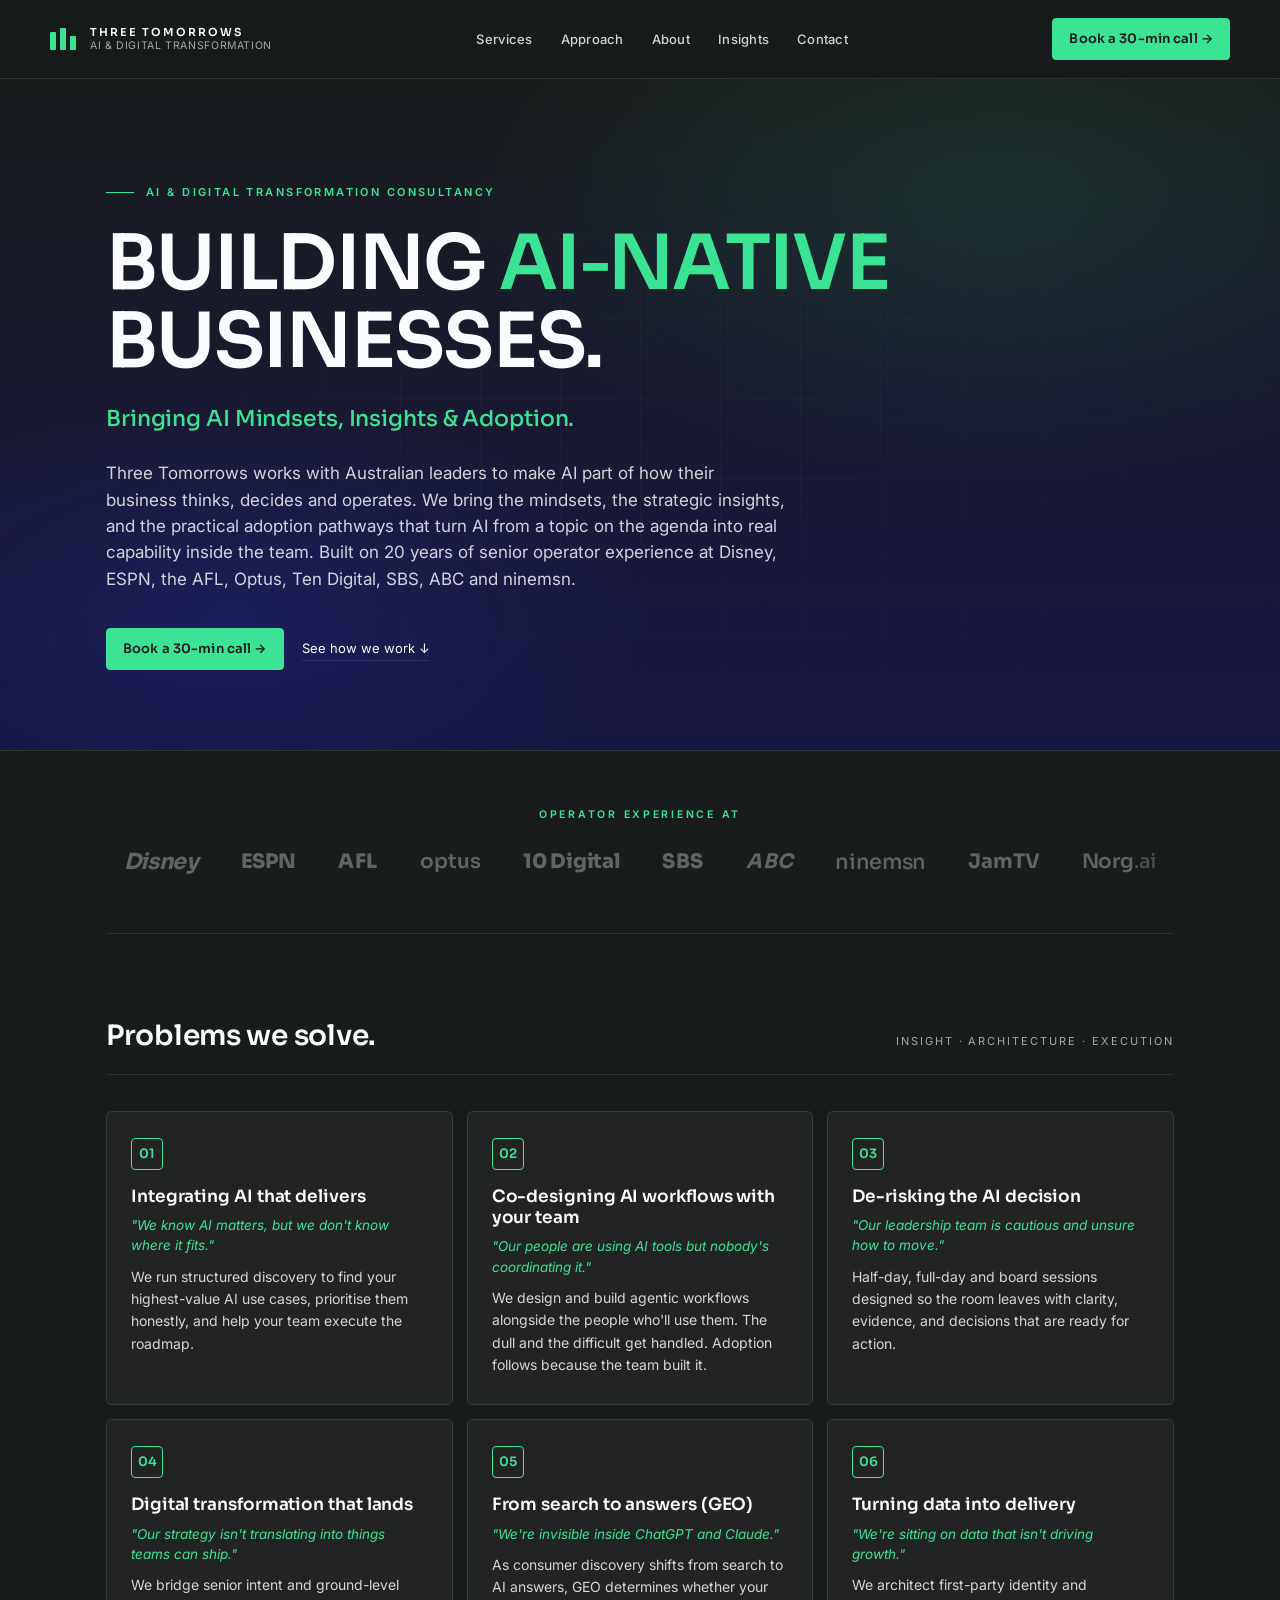
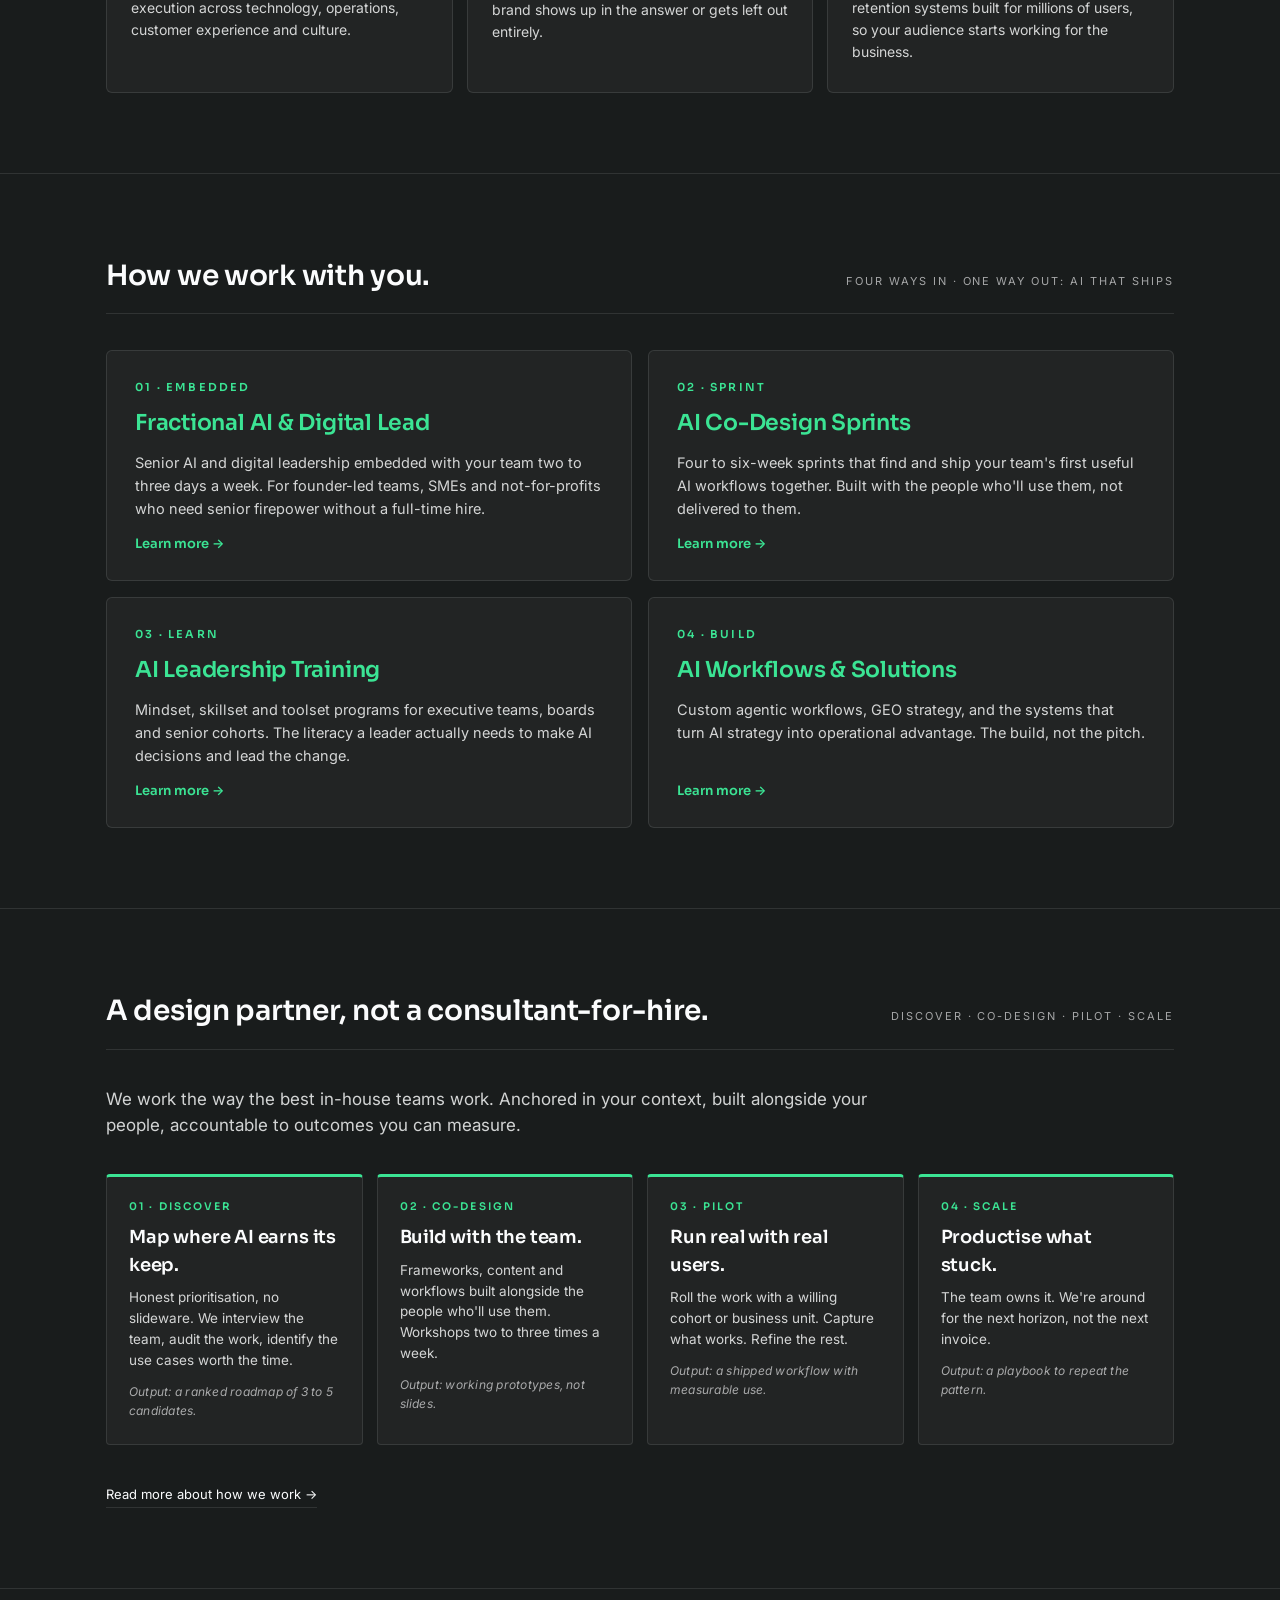
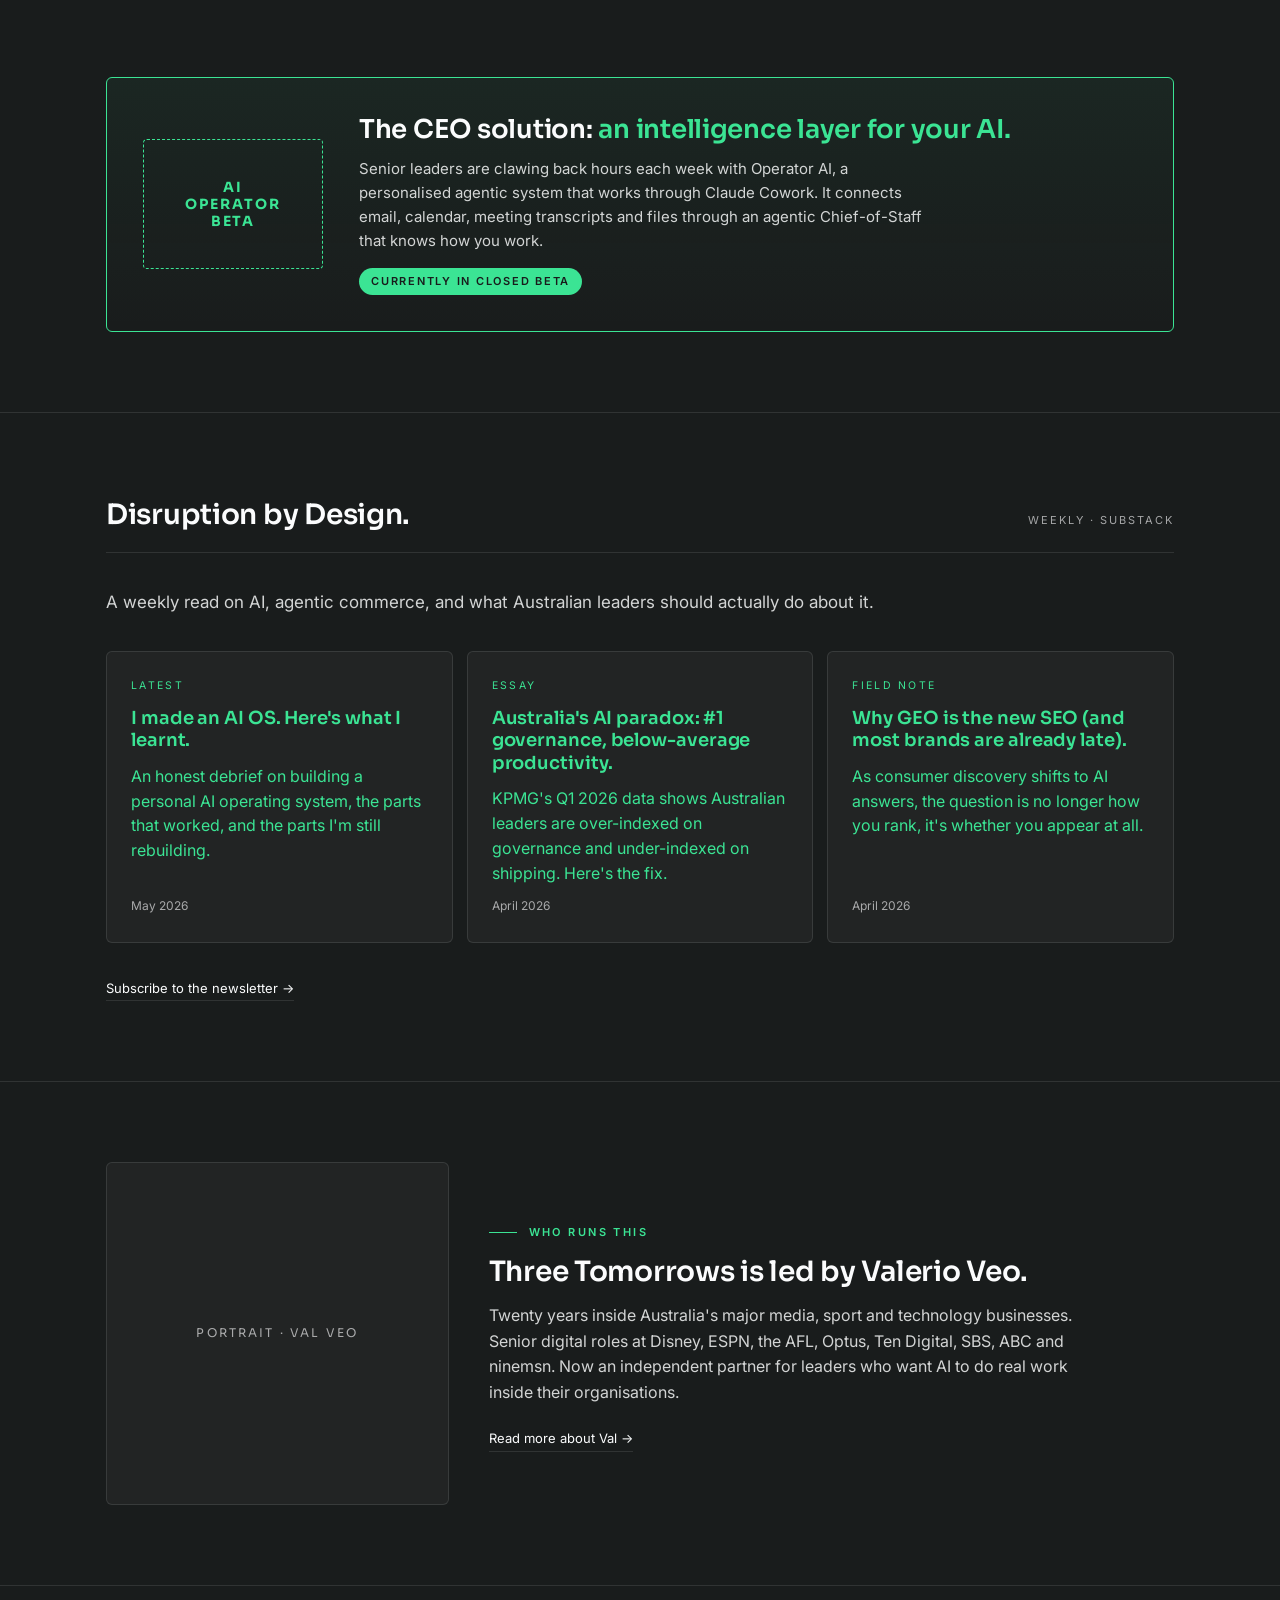
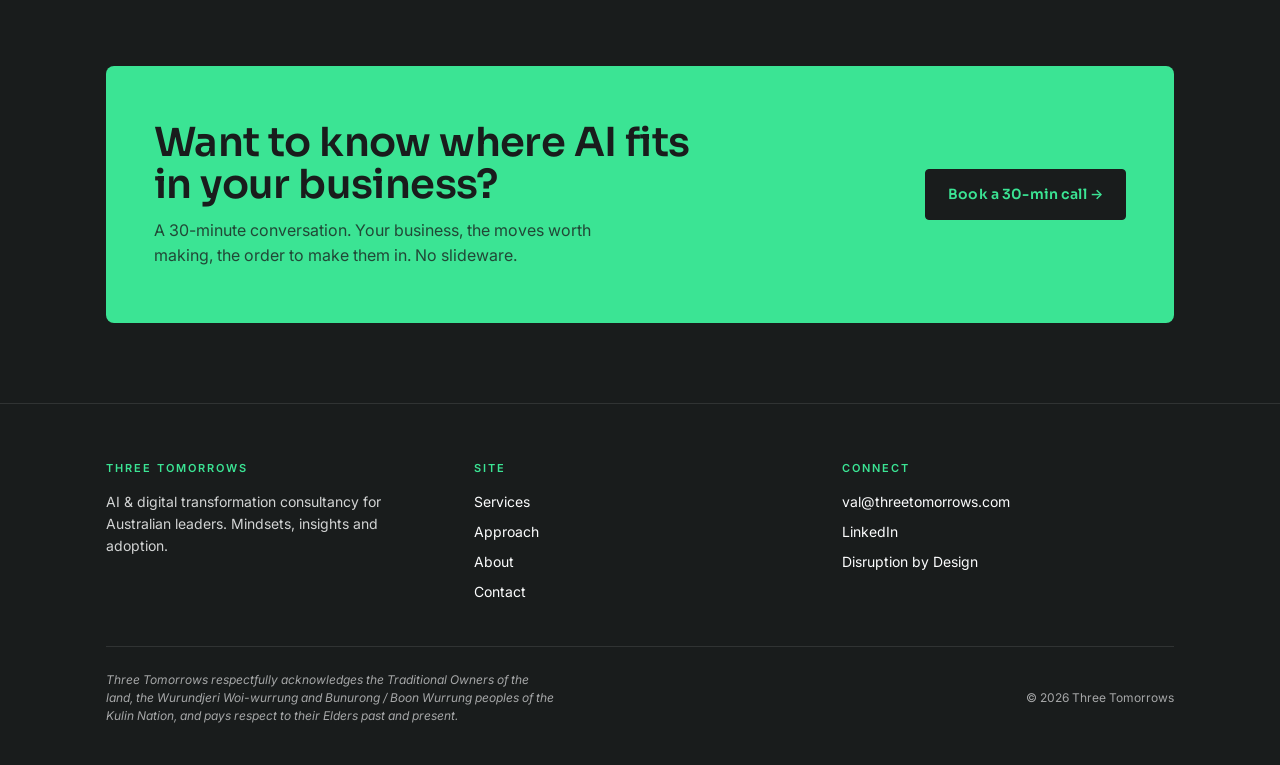
<file: index.html>
<!doctype html>
<html lang="en-AU">
<head>
<meta charset="utf-8">
<meta name="viewport" content="width=device-width,initial-scale=1">
<title>Three Tomorrows · Building AI-Native Businesses</title>
<meta name="description" content="Three Tomorrows is an AI and digital transformation consultancy for Australian leaders. Mindsets, insights and adoption. Built on 20 years of senior operator experience.">
<link rel="preconnect" href="https://fonts.googleapis.com">
<link rel="preconnect" href="https://fonts.gstatic.com" crossorigin>
<link href="https://fonts.googleapis.com/css2?family=Sora:wght@400;500;600;700&family=Inter:wght@400;500;600;700&display=swap" rel="stylesheet">
<link rel="stylesheet" href="styles.css">
</head>
<body>

<!-- ============== TOP NAV ============== -->
<header class="topbar">
  <div class="wrap topbar-inner">
    <a href="index.html" class="brand" aria-label="Three Tomorrows home">
      <span class="brandmark"><span></span><span></span><span></span></span>
      <span class="brand-words">
        <span class="wordmark">Three Tomorrows</span>
        <span class="sub">AI &amp; Digital Transformation</span>
      </span>
    </a>
    <nav class="nav" aria-label="Primary">
      <a href="services/index.html" class="nav-link">Services</a>
      <a href="approach.html" class="nav-link">Approach</a>
      <a href="about.html" class="nav-link">About</a>
      <a href="#insights" class="nav-link">Insights</a>
      <a href="contact.html" class="nav-link">Contact</a>
    </nav>
    <a href="contact.html" class="cta-btn">Book a 30-min call →</a>
  </div>
</header>

<!-- ============== HERO ============== -->
<section class="hero">
  <div class="wrap hero-inner">
    <div class="kicker">AI &amp; Digital Transformation Consultancy</div>
    <h1 class="hero-h1">Building <em>AI&#8209;Native</em><br>Businesses.</h1>
    <p class="hero-sub">Bringing AI Mindsets, Insights &amp; Adoption.</p>
    <p class="hero-lede">Three Tomorrows works with Australian leaders to make AI part of how their business thinks, decides and operates. We bring the mindsets, the strategic insights, and the practical adoption pathways that turn AI from a topic on the agenda into real capability inside the team. Built on 20 years of senior operator experience at Disney, ESPN, the AFL, Optus, Ten Digital, SBS, ABC and ninemsn.</p>
    <div class="hero-cta">
      <a href="contact.html" class="cta-btn">Book a 30-min call →</a>
      <a href="#approach" class="text-link">See how we work ↓</a>
    </div>
  </div>
</section>

<!-- ============== LOGO STRIP ============== -->
<section>
  <div class="wrap">
    <div class="logo-strip" aria-label="Where Three Tomorrows has operated">
      <div class="logo-strip-label">Operator experience at</div>
      <div class="logo-strip-row">
        <span class="brand-logo logo-disney">Disney</span>
        <span class="brand-logo logo-espn">ESPN</span>
        <span class="brand-logo logo-afl">AFL</span>
        <span class="brand-logo logo-optus">optus</span>
        <span class="brand-logo logo-ten">10 Digital</span>
        <span class="brand-logo logo-sbs">SBS</span>
        <span class="brand-logo logo-abc">ABC</span>
        <span class="brand-logo logo-ninemsn">ninemsn</span>
        <span class="brand-logo logo-jamtv">JamTV</span>
        <span class="brand-logo logo-norg">Norg<span class="logo-tld">.ai</span></span>
      </div>
    </div>
  </div>
</section>

<!-- ============== PROBLEMS WE SOLVE ============== -->
<section class="section" id="problems">
  <div class="wrap">
    <div class="section-heading">
      <h2>Problems we solve.</h2>
      <div class="note">Insight · Architecture · Execution</div>
    </div>
    <div class="tiles">
      <div class="tile">
        <div class="icon">01</div>
        <h3>Integrating AI that delivers</h3>
        <p class="quote">"We know AI matters, but we don't know where it fits."</p>
        <p>We run structured discovery to find your highest-value AI use cases, prioritise them honestly, and help your team execute the roadmap.</p>
      </div>
      <div class="tile">
        <div class="icon">02</div>
        <h3>Co-designing AI workflows with your team</h3>
        <p class="quote">"Our people are using AI tools but nobody's coordinating it."</p>
        <p>We design and build agentic workflows alongside the people who'll use them. The dull and the difficult get handled. Adoption follows because the team built it.</p>
      </div>
      <div class="tile">
        <div class="icon">03</div>
        <h3>De-risking the AI decision</h3>
        <p class="quote">"Our leadership team is cautious and unsure how to move."</p>
        <p>Half-day, full-day and board sessions designed so the room leaves with clarity, evidence, and decisions that are ready for action.</p>
      </div>
      <div class="tile">
        <div class="icon">04</div>
        <h3>Digital transformation that lands</h3>
        <p class="quote">"Our strategy isn't translating into things teams can ship."</p>
        <p>We bridge senior intent and ground-level execution across technology, operations, customer experience and culture.</p>
      </div>
      <div class="tile">
        <div class="icon">05</div>
        <h3>From search to answers (GEO)</h3>
        <p class="quote">"We're invisible inside ChatGPT and Claude."</p>
        <p>As consumer discovery shifts from search to AI answers, GEO determines whether your brand shows up in the answer or gets left out entirely.</p>
      </div>
      <div class="tile">
        <div class="icon">06</div>
        <h3>Turning data into delivery</h3>
        <p class="quote">"We're sitting on data that isn't driving growth."</p>
        <p>We architect first-party identity and retention systems built for millions of users, so your audience starts working for the business.</p>
      </div>
    </div>
  </div>
</section>

<!-- ============== FOUR SERVICES ============== -->
<section class="section" id="services">
  <div class="wrap">
    <div class="section-heading">
      <h2>How we work with you.</h2>
      <div class="note">Four ways in · One way out: AI that ships</div>
    </div>
    <div class="services-grid">
      <a href="services/fractional.html" class="svc-card">
        <span class="num">01 · Embedded</span>
        <h3>Fractional AI &amp; Digital Lead</h3>
        <p>Senior AI and digital leadership embedded with your team two to three days a week. For founder-led teams, SMEs and not-for-profits who need senior firepower without a full-time hire.</p>
        <span class="more">Learn more →</span>
      </a>
      <a href="services/co-design.html" class="svc-card">
        <span class="num">02 · Sprint</span>
        <h3>AI Co-Design Sprints</h3>
        <p>Four to six-week sprints that find and ship your team's first useful AI workflows together. Built with the people who'll use them, not delivered to them.</p>
        <span class="more">Learn more →</span>
      </a>
      <a href="services/training.html" class="svc-card">
        <span class="num">03 · Learn</span>
        <h3>AI Leadership Training</h3>
        <p>Mindset, skillset and toolset programs for executive teams, boards and senior cohorts. The literacy a leader actually needs to make AI decisions and lead the change.</p>
        <span class="more">Learn more →</span>
      </a>
      <a href="services/workflows.html" class="svc-card">
        <span class="num">04 · Build</span>
        <h3>AI Workflows &amp; Solutions</h3>
        <p>Custom agentic workflows, GEO strategy, and the systems that turn AI strategy into operational advantage. The build, not the pitch.</p>
        <span class="more">Learn more →</span>
      </a>
    </div>
  </div>
</section>

<!-- ============== APPROACH ============== -->
<section class="section" id="approach">
  <div class="wrap">
    <div class="section-heading">
      <h2>A design partner, not a consultant-for-hire.</h2>
      <div class="note">Discover · Co-Design · Pilot · Scale</div>
    </div>
    <p class="section-lede">We work the way the best in-house teams work. Anchored in your context, built alongside your people, accountable to outcomes you can measure.</p>
    <div class="approach-steps">
      <div class="step">
        <div class="stepnum">01 · Discover</div>
        <h4>Map where AI earns its keep.</h4>
        <p>Honest prioritisation, no slideware. We interview the team, audit the work, identify the use cases worth the time.</p>
        <div class="out">Output: a ranked roadmap of 3 to 5 candidates.</div>
      </div>
      <div class="step">
        <div class="stepnum">02 · Co-Design</div>
        <h4>Build with the team.</h4>
        <p>Frameworks, content and workflows built alongside the people who'll use them. Workshops two to three times a week.</p>
        <div class="out">Output: working prototypes, not slides.</div>
      </div>
      <div class="step">
        <div class="stepnum">03 · Pilot</div>
        <h4>Run real with real users.</h4>
        <p>Roll the work with a willing cohort or business unit. Capture what works. Refine the rest.</p>
        <div class="out">Output: a shipped workflow with measurable use.</div>
      </div>
      <div class="step">
        <div class="stepnum">04 · Scale</div>
        <h4>Productise what stuck.</h4>
        <p>The team owns it. We're around for the next horizon, not the next invoice.</p>
        <div class="out">Output: a playbook to repeat the pattern.</div>
      </div>
    </div>
    <p style="margin-top:36px;"><a href="approach.html" class="text-link">Read more about how we work →</a></p>
  </div>
</section>

<!-- ============== AI OPERATOR ============== -->
<section class="section">
  <div class="wrap">
    <div class="operator">
      <div class="badge">AI<br>Operator<br>Beta</div>
      <div>
        <h3>The CEO solution: <em>an intelligence layer for your AI.</em></h3>
        <p>Senior leaders are clawing back hours each week with Operator AI, a personalised agentic system that works through Claude Cowork. It connects email, calendar, meeting transcripts and files through an agentic Chief-of-Staff that knows how you work.</p>
        <span class="pill">Currently in closed beta</span>
      </div>
    </div>
  </div>
</section>

<!-- ============== INSIGHTS ============== -->
<section class="section" id="insights">
  <div class="wrap">
    <div class="section-heading">
      <h2>Disruption by Design.</h2>
      <div class="note">Weekly · Substack</div>
    </div>
    <p class="section-lede">A weekly read on AI, agentic commerce, and what Australian leaders should actually do about it.</p>
    <div class="insights">
      <a href="#" class="insight">
        <span class="kicker-sm">Latest</span>
        <h4>I made an AI OS. Here's what I learnt.</h4>
        <p>An honest debrief on building a personal AI operating system, the parts that worked, and the parts I'm still rebuilding.</p>
        <span class="date">May 2026</span>
      </a>
      <a href="#" class="insight">
        <span class="kicker-sm">Essay</span>
        <h4>Australia's AI paradox: #1 governance, below-average productivity.</h4>
        <p>KPMG's Q1 2026 data shows Australian leaders are over-indexed on governance and under-indexed on shipping. Here's the fix.</p>
        <span class="date">April 2026</span>
      </a>
      <a href="#" class="insight">
        <span class="kicker-sm">Field note</span>
        <h4>Why GEO is the new SEO (and most brands are already late).</h4>
        <p>As consumer discovery shifts to AI answers, the question is no longer how you rank, it's whether you appear at all.</p>
        <span class="date">April 2026</span>
      </a>
    </div>
    <p style="margin-top:32px;"><a href="#" class="text-link">Subscribe to the newsletter →</a></p>
  </div>
</section>

<!-- ============== ABOUT-VAL BAND ============== -->
<section class="section">
  <div class="wrap">
    <div class="about-band">
      <div class="about-photo" aria-hidden="true">Portrait · Val Veo</div>
      <div>
        <div class="kicker" style="margin-bottom:14px;">Who runs this</div>
        <h3>Three Tomorrows is led by Valerio Veo.</h3>
        <p>Twenty years inside Australia's major media, sport and technology businesses. Senior digital roles at Disney, ESPN, the AFL, Optus, Ten Digital, SBS, ABC and ninemsn. Now an independent partner for leaders who want AI to do real work inside their organisations.</p>
        <a href="about.html" class="text-link">Read more about Val →</a>
      </div>
    </div>
  </div>
</section>

<!-- ============== CTA PANEL ============== -->
<section class="section" style="border-bottom:none;">
  <div class="wrap">
    <div class="cta-panel">
      <div>
        <h3>Want to know where AI fits in your business?</h3>
        <p>A 30-minute conversation. Your business, the moves worth making, the order to make them in. No slideware.</p>
      </div>
      <div class="btn-row">
        <a href="contact.html" class="cta-btn">Book a 30-min call →</a>
      </div>
    </div>
  </div>
</section>

<!-- ============== FOOTER ============== -->
<footer>
  <div class="wrap">
    <div class="footer-grid">
      <div>
        <h4>Three Tomorrows</h4>
        <p style="color:var(--soft);font-size:14px;line-height:1.55;">AI &amp; digital transformation consultancy for Australian leaders. Mindsets, insights and adoption.</p>
      </div>
      <div>
        <h4>Site</h4>
        <ul>
          <li><a href="services/index.html">Services</a></li>
          <li><a href="approach.html">Approach</a></li>
          <li><a href="about.html">About</a></li>
          <li><a href="contact.html">Contact</a></li>
        </ul>
      </div>
      <div>
        <h4>Connect</h4>
        <ul>
          <li><a href="mailto:val@threetomorrows.com">val@threetomorrows.com</a></li>
          <li><a href="https://www.linkedin.com/in/valerioveo" target="_blank" rel="noopener">LinkedIn</a></li>
          <li><a href="#" target="_blank" rel="noopener">Disruption by Design</a></li>
        </ul>
      </div>
    </div>
    <div class="footer-bottom">
      <div class="acknowledgement">Three Tomorrows respectfully acknowledges the Traditional Owners of the land, the Wurundjeri Woi-wurrung and Bunurong / Boon Wurrung peoples of the Kulin Nation, and pays respect to their Elders past and present.</div>
      <div>© 2026 Three Tomorrows</div>
    </div>
  </div>
</footer>

</body>
</html>
</file>
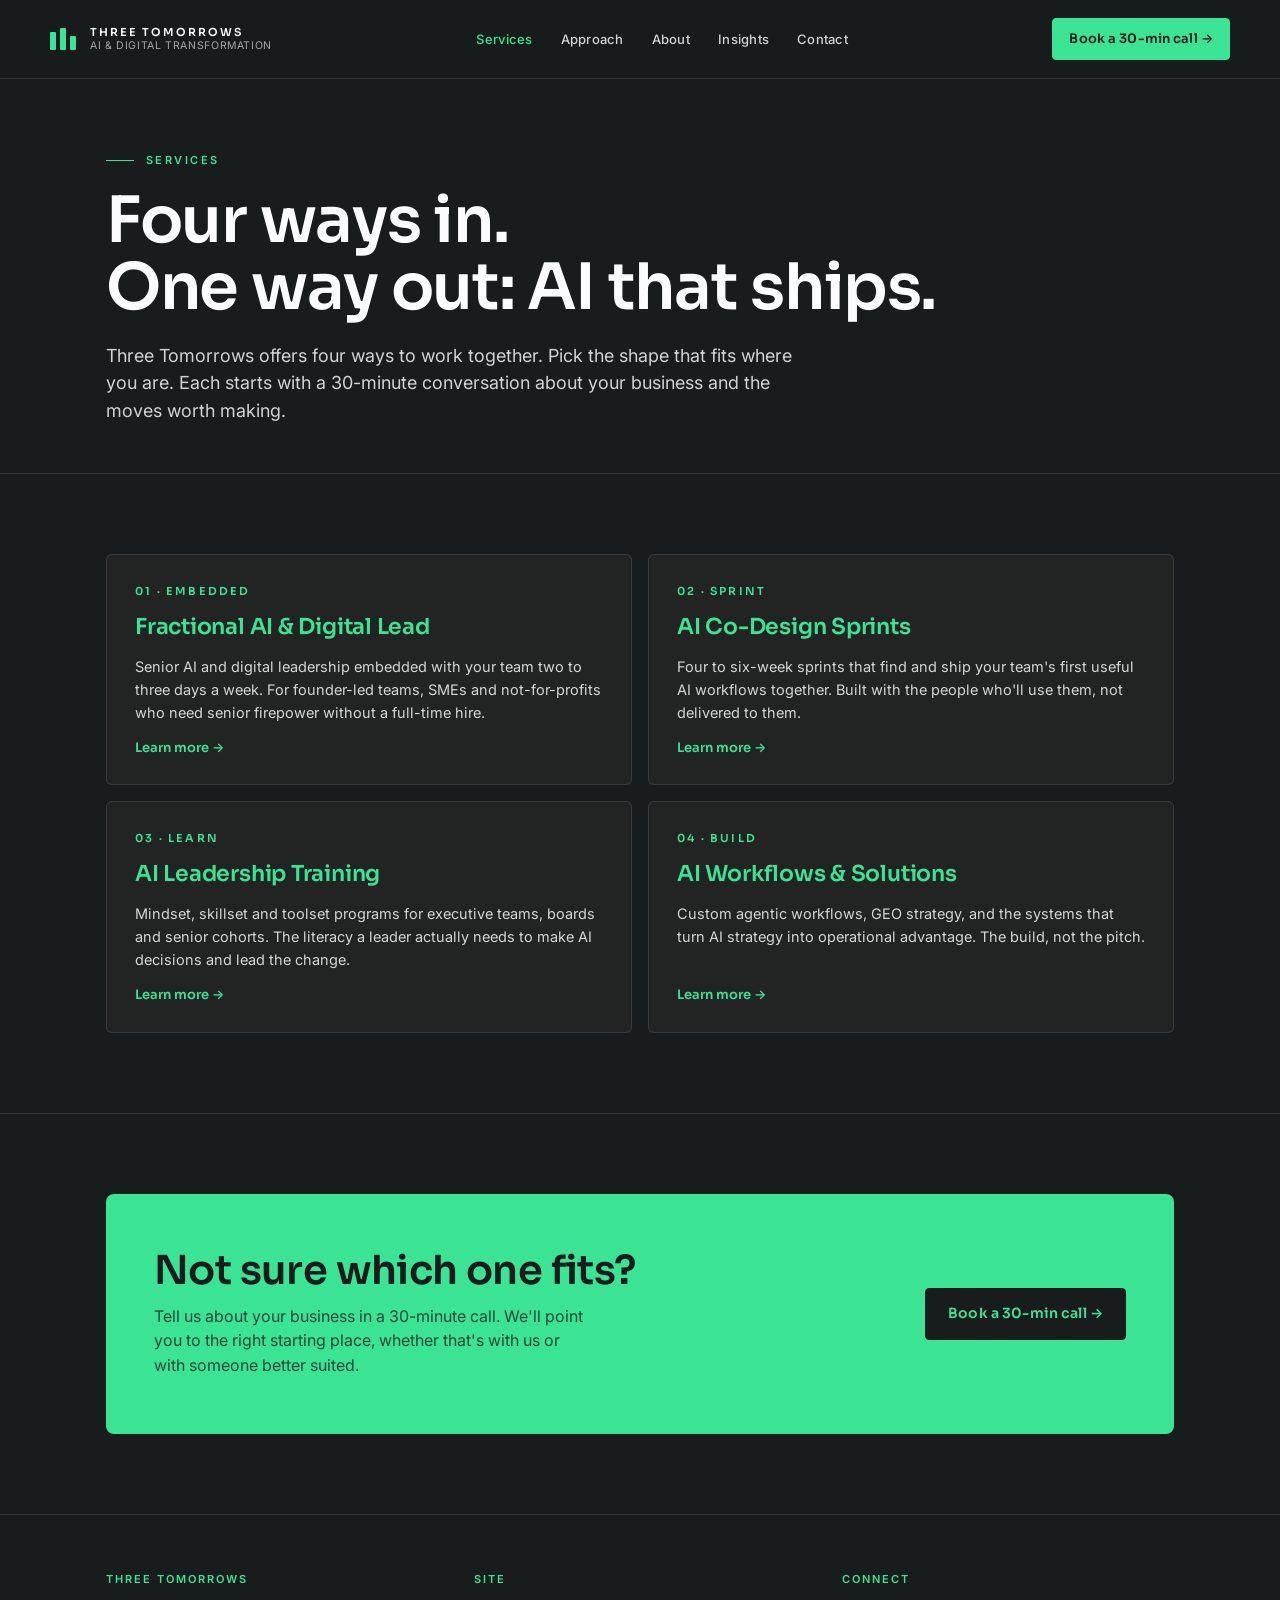
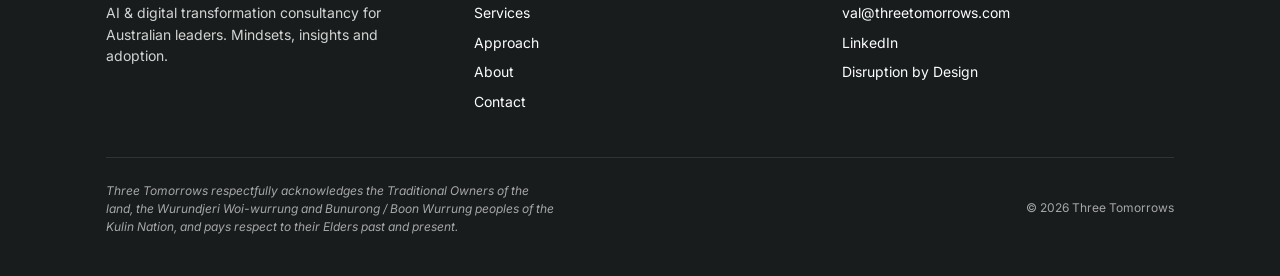
<file: services/index.html>
<!doctype html>
<html lang="en-AU">
<head>
<meta charset="utf-8">
<meta name="viewport" content="width=device-width,initial-scale=1">
<title>Services · Three Tomorrows</title>
<meta name="description" content="Four ways to work with Three Tomorrows: Fractional AI &amp; Digital Lead, AI Co-Design Sprints, AI Leadership Training, AI Workflows &amp; Solutions.">
<link rel="preconnect" href="https://fonts.googleapis.com">
<link rel="preconnect" href="https://fonts.gstatic.com" crossorigin>
<link href="https://fonts.googleapis.com/css2?family=Sora:wght@400;500;600;700&family=Inter:wght@400;500;600;700&display=swap" rel="stylesheet">
<link rel="stylesheet" href="../styles.css">
</head>
<body>

<header class="topbar">
  <div class="wrap topbar-inner">
    <a href="../index.html" class="brand" aria-label="Three Tomorrows home">
      <span class="brandmark"><span></span><span></span><span></span></span>
      <span class="brand-words">
        <span class="wordmark">Three Tomorrows</span>
        <span class="sub">AI &amp; Digital Transformation</span>
      </span>
    </a>
    <nav class="nav" aria-label="Primary">
      <a href="index.html" class="nav-link active">Services</a>
      <a href="../approach.html" class="nav-link">Approach</a>
      <a href="../about.html" class="nav-link">About</a>
      <a href="../index.html#insights" class="nav-link">Insights</a>
      <a href="../contact.html" class="nav-link">Contact</a>
    </nav>
    <a href="../contact.html" class="cta-btn">Book a 30-min call →</a>
  </div>
</header>

<section class="inner-hero">
  <div class="wrap">
    <div class="kicker">Services</div>
    <h1>Four ways in.<br>One way out: AI that ships.</h1>
    <p class="lede">Three Tomorrows offers four ways to work together. Pick the shape that fits where you are. Each starts with a 30-minute conversation about your business and the moves worth making.</p>
  </div>
</section>

<section class="section">
  <div class="wrap">
    <div class="services-grid">
      <a href="fractional.html" class="svc-card">
        <span class="num">01 · Embedded</span>
        <h3>Fractional AI &amp; Digital Lead</h3>
        <p>Senior AI and digital leadership embedded with your team two to three days a week. For founder-led teams, SMEs and not-for-profits who need senior firepower without a full-time hire.</p>
        <span class="more">Learn more →</span>
      </a>
      <a href="co-design.html" class="svc-card">
        <span class="num">02 · Sprint</span>
        <h3>AI Co-Design Sprints</h3>
        <p>Four to six-week sprints that find and ship your team's first useful AI workflows together. Built with the people who'll use them, not delivered to them.</p>
        <span class="more">Learn more →</span>
      </a>
      <a href="training.html" class="svc-card">
        <span class="num">03 · Learn</span>
        <h3>AI Leadership Training</h3>
        <p>Mindset, skillset and toolset programs for executive teams, boards and senior cohorts. The literacy a leader actually needs to make AI decisions and lead the change.</p>
        <span class="more">Learn more →</span>
      </a>
      <a href="workflows.html" class="svc-card">
        <span class="num">04 · Build</span>
        <h3>AI Workflows &amp; Solutions</h3>
        <p>Custom agentic workflows, GEO strategy, and the systems that turn AI strategy into operational advantage. The build, not the pitch.</p>
        <span class="more">Learn more →</span>
      </a>
    </div>
  </div>
</section>

<section class="section" style="border-bottom:none;">
  <div class="wrap">
    <div class="cta-panel">
      <div>
        <h3>Not sure which one fits?</h3>
        <p>Tell us about your business in a 30-minute call. We'll point you to the right starting place, whether that's with us or with someone better suited.</p>
      </div>
      <div class="btn-row">
        <a href="../contact.html" class="cta-btn">Book a 30-min call →</a>
      </div>
    </div>
  </div>
</section>

<footer>
  <div class="wrap">
    <div class="footer-grid">
      <div>
        <h4>Three Tomorrows</h4>
        <p style="color:var(--soft);font-size:14px;line-height:1.55;">AI &amp; digital transformation consultancy for Australian leaders. Mindsets, insights and adoption.</p>
      </div>
      <div>
        <h4>Site</h4>
        <ul>
          <li><a href="index.html">Services</a></li>
          <li><a href="../approach.html">Approach</a></li>
          <li><a href="../about.html">About</a></li>
          <li><a href="../contact.html">Contact</a></li>
        </ul>
      </div>
      <div>
        <h4>Connect</h4>
        <ul>
          <li><a href="mailto:val@threetomorrows.com">val@threetomorrows.com</a></li>
          <li><a href="https://www.linkedin.com/in/valerioveo" target="_blank" rel="noopener">LinkedIn</a></li>
          <li><a href="#" target="_blank" rel="noopener">Disruption by Design</a></li>
        </ul>
      </div>
    </div>
    <div class="footer-bottom">
      <div class="acknowledgement">Three Tomorrows respectfully acknowledges the Traditional Owners of the land, the Wurundjeri Woi-wurrung and Bunurong / Boon Wurrung peoples of the Kulin Nation, and pays respect to their Elders past and present.</div>
      <div>© 2026 Three Tomorrows</div>
    </div>
  </div>
</footer>

</body>
</html>
</file>
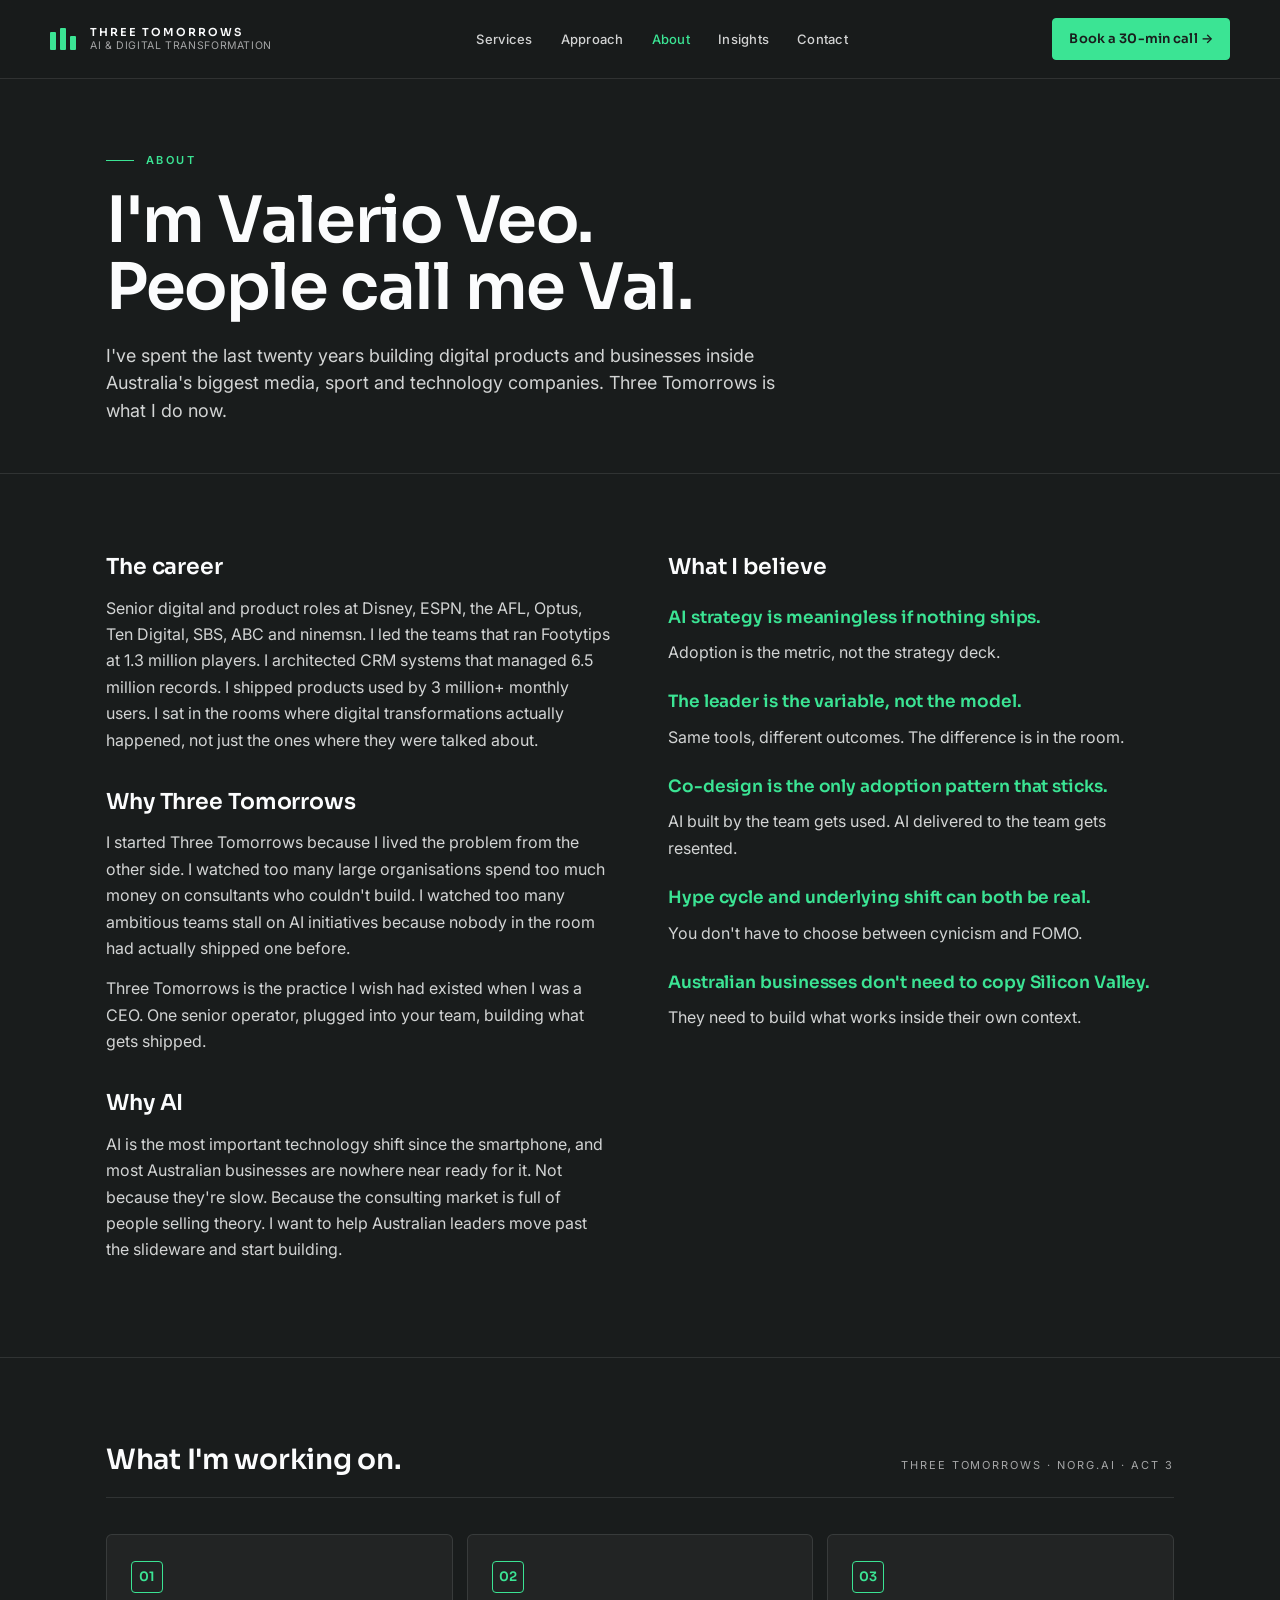
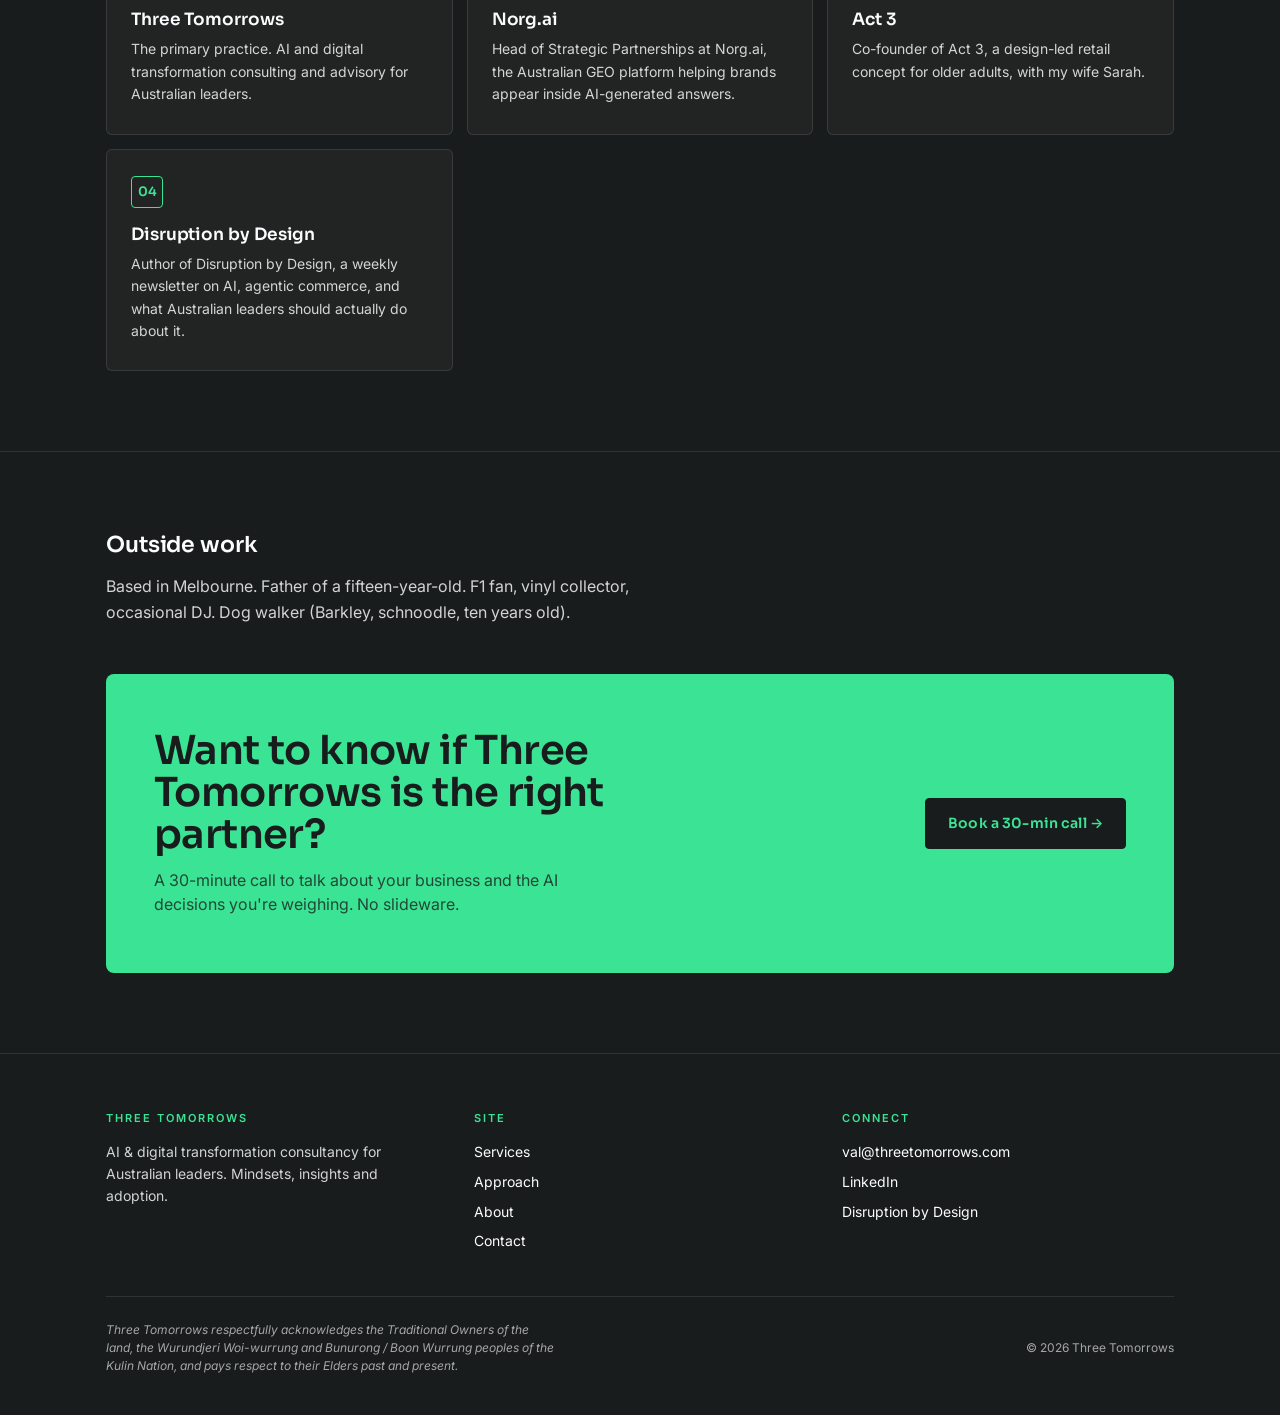
<file: about.html>
<!doctype html>
<html lang="en-AU">
<head>
<meta charset="utf-8">
<meta name="viewport" content="width=device-width,initial-scale=1">
<title>About · Three Tomorrows</title>
<meta name="description" content="Three Tomorrows is led by Valerio Veo. Twenty years inside Australia's major media, sport and technology businesses. Now an independent AI and digital partner.">
<link rel="preconnect" href="https://fonts.googleapis.com">
<link rel="preconnect" href="https://fonts.gstatic.com" crossorigin>
<link href="https://fonts.googleapis.com/css2?family=Sora:wght@400;500;600;700&family=Inter:wght@400;500;600;700&display=swap" rel="stylesheet">
<link rel="stylesheet" href="styles.css">
</head>
<body>

<header class="topbar">
  <div class="wrap topbar-inner">
    <a href="index.html" class="brand" aria-label="Three Tomorrows home">
      <span class="brandmark"><span></span><span></span><span></span></span>
      <span class="brand-words">
        <span class="wordmark">Three Tomorrows</span>
        <span class="sub">AI &amp; Digital Transformation</span>
      </span>
    </a>
    <nav class="nav" aria-label="Primary">
      <a href="services/index.html" class="nav-link">Services</a>
      <a href="approach.html" class="nav-link">Approach</a>
      <a href="about.html" class="nav-link active">About</a>
      <a href="index.html#insights" class="nav-link">Insights</a>
      <a href="contact.html" class="nav-link">Contact</a>
    </nav>
    <a href="contact.html" class="cta-btn">Book a 30-min call →</a>
  </div>
</header>

<section class="inner-hero">
  <div class="wrap">
    <div class="kicker">About</div>
    <h1>I'm Valerio Veo.<br>People call me Val.</h1>
    <p class="lede">I've spent the last twenty years building digital products and businesses inside Australia's biggest media, sport and technology companies. Three Tomorrows is what I do now.</p>
  </div>
</section>

<section class="section">
  <div class="wrap">
    <div class="split">

      <div class="col prose">
        <h2>The career</h2>
        <p>Senior digital and product roles at Disney, ESPN, the AFL, Optus, Ten Digital, SBS, ABC and ninemsn. I led the teams that ran Footytips at 1.3 million players. I architected CRM systems that managed 6.5 million records. I shipped products used by 3 million+ monthly users. I sat in the rooms where digital transformations actually happened, not just the ones where they were talked about.</p>

        <h2>Why Three Tomorrows</h2>
        <p>I started Three Tomorrows because I lived the problem from the other side. I watched too many large organisations spend too much money on consultants who couldn't build. I watched too many ambitious teams stall on AI initiatives because nobody in the room had actually shipped one before.</p>
        <p>Three Tomorrows is the practice I wish had existed when I was a CEO. One senior operator, plugged into your team, building what gets shipped.</p>

        <h2>Why AI</h2>
        <p>AI is the most important technology shift since the smartphone, and most Australian businesses are nowhere near ready for it. Not because they're slow. Because the consulting market is full of people selling theory. I want to help Australian leaders move past the slideware and start building.</p>
      </div>

      <div class="col prose">
        <h2>What I believe</h2>

        <h3>AI strategy is meaningless if nothing ships.</h3>
        <p>Adoption is the metric, not the strategy deck.</p>

        <h3>The leader is the variable, not the model.</h3>
        <p>Same tools, different outcomes. The difference is in the room.</p>

        <h3>Co-design is the only adoption pattern that sticks.</h3>
        <p>AI built by the team gets used. AI delivered to the team gets resented.</p>

        <h3>Hype cycle and underlying shift can both be real.</h3>
        <p>You don't have to choose between cynicism and FOMO.</p>

        <h3>Australian businesses don't need to copy Silicon Valley.</h3>
        <p>They need to build what works inside their own context.</p>
      </div>

    </div>
  </div>
</section>

<section class="section">
  <div class="wrap">
    <div class="section-heading">
      <h2>What I'm working on.</h2>
      <div class="note">Three Tomorrows · Norg.ai · Act 3</div>
    </div>
    <div class="tiles">
      <div class="tile">
        <div class="icon">01</div>
        <h3>Three Tomorrows</h3>
        <p>The primary practice. AI and digital transformation consulting and advisory for Australian leaders.</p>
      </div>
      <div class="tile">
        <div class="icon">02</div>
        <h3>Norg.ai</h3>
        <p>Head of Strategic Partnerships at Norg.ai, the Australian GEO platform helping brands appear inside AI-generated answers.</p>
      </div>
      <div class="tile">
        <div class="icon">03</div>
        <h3>Act 3</h3>
        <p>Co-founder of Act 3, a design-led retail concept for older adults, with my wife Sarah.</p>
      </div>
      <div class="tile">
        <div class="icon">04</div>
        <h3>Disruption by Design</h3>
        <p>Author of Disruption by Design, a weekly newsletter on AI, agentic commerce, and what Australian leaders should actually do about it.</p>
      </div>
    </div>
  </div>
</section>

<section class="section" style="border-bottom:none;">
  <div class="wrap">
    <div class="prose" style="max-width:60ch;">
      <h2>Outside work</h2>
      <p>Based in Melbourne. Father of a fifteen-year-old. F1 fan, vinyl collector, occasional DJ. Dog walker (Barkley, schnoodle, ten years old).</p>
    </div>
    <div class="cta-panel" style="margin-top:48px;">
      <div>
        <h3>Want to know if Three Tomorrows is the right partner?</h3>
        <p>A 30-minute call to talk about your business and the AI decisions you're weighing. No slideware.</p>
      </div>
      <div class="btn-row">
        <a href="contact.html" class="cta-btn">Book a 30-min call →</a>
      </div>
    </div>
  </div>
</section>

<footer>
  <div class="wrap">
    <div class="footer-grid">
      <div>
        <h4>Three Tomorrows</h4>
        <p style="color:var(--soft);font-size:14px;line-height:1.55;">AI &amp; digital transformation consultancy for Australian leaders. Mindsets, insights and adoption.</p>
      </div>
      <div>
        <h4>Site</h4>
        <ul>
          <li><a href="services/index.html">Services</a></li>
          <li><a href="approach.html">Approach</a></li>
          <li><a href="about.html">About</a></li>
          <li><a href="contact.html">Contact</a></li>
        </ul>
      </div>
      <div>
        <h4>Connect</h4>
        <ul>
          <li><a href="mailto:val@threetomorrows.com">val@threetomorrows.com</a></li>
          <li><a href="https://www.linkedin.com/in/valerioveo" target="_blank" rel="noopener">LinkedIn</a></li>
          <li><a href="#" target="_blank" rel="noopener">Disruption by Design</a></li>
        </ul>
      </div>
    </div>
    <div class="footer-bottom">
      <div class="acknowledgement">Three Tomorrows respectfully acknowledges the Traditional Owners of the land, the Wurundjeri Woi-wurrung and Bunurong / Boon Wurrung peoples of the Kulin Nation, and pays respect to their Elders past and present.</div>
      <div>© 2026 Three Tomorrows</div>
    </div>
  </div>
</footer>

</body>
</html>
</file>
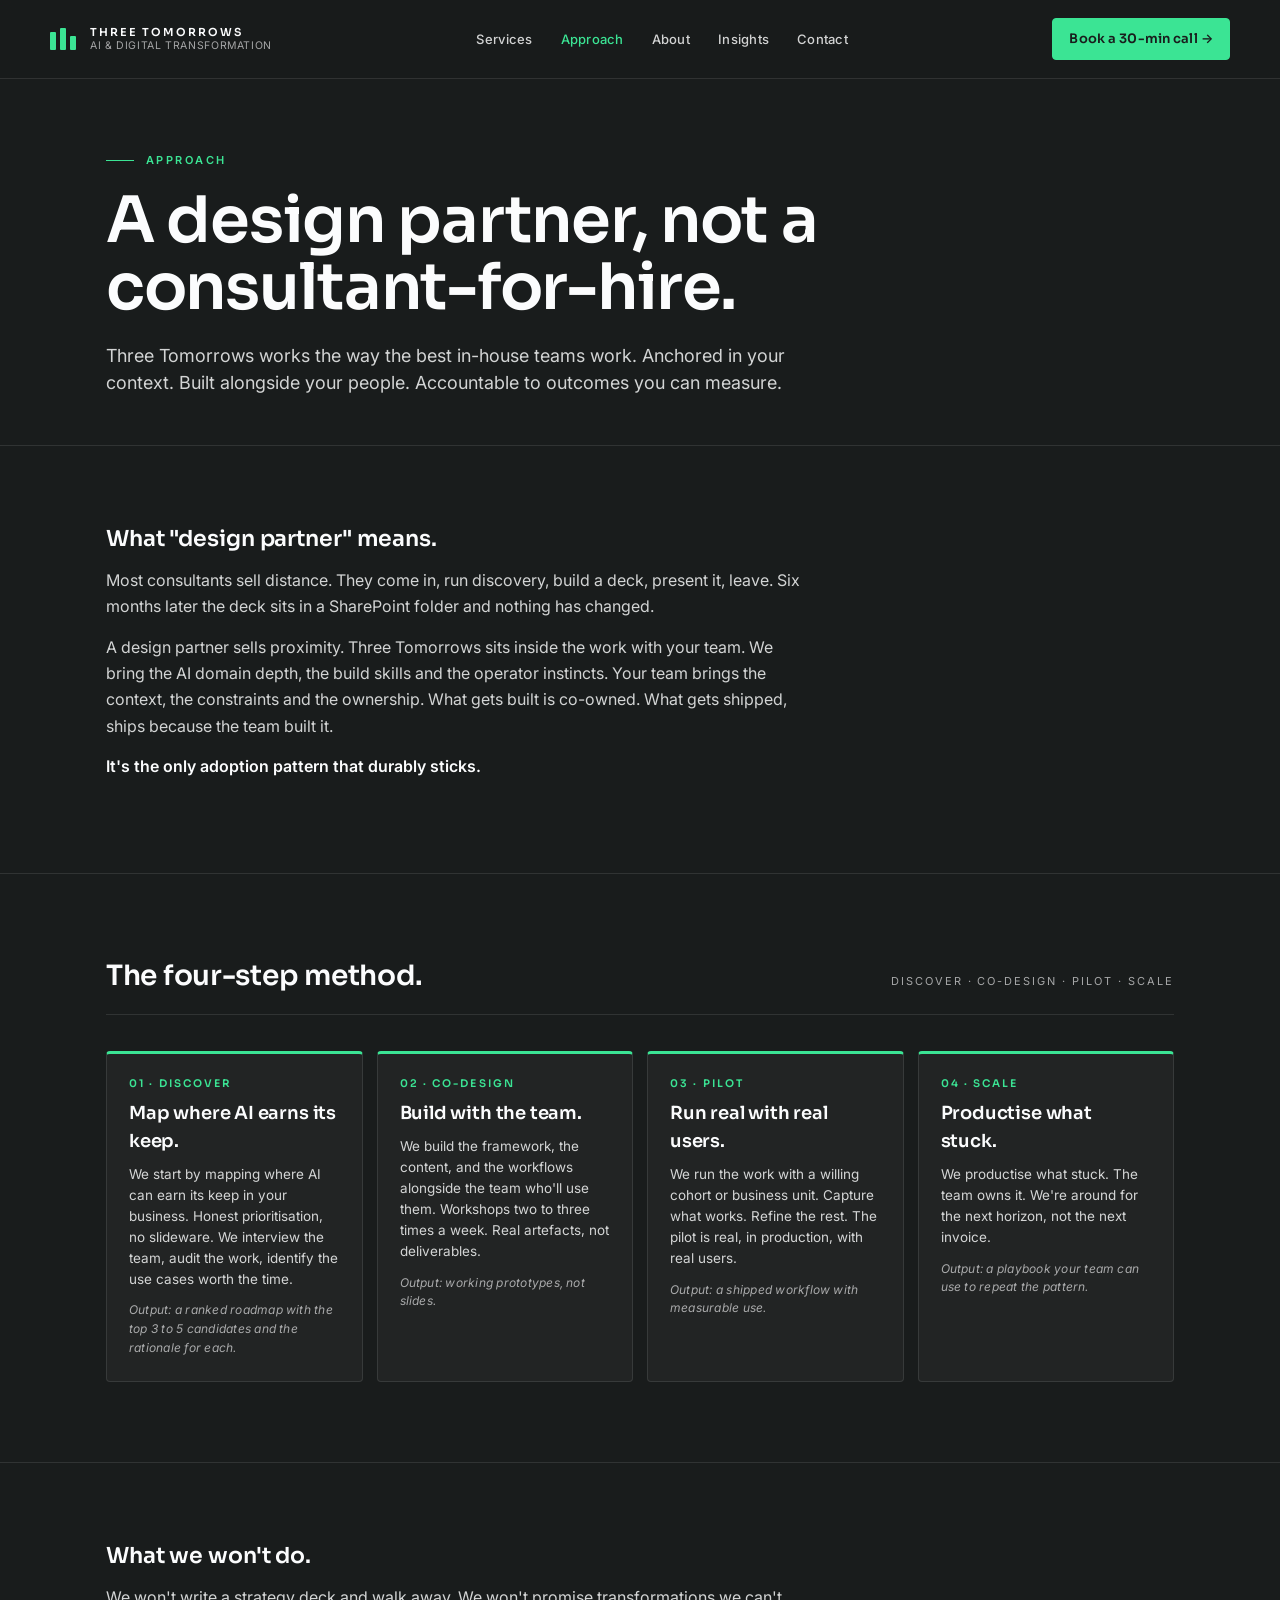
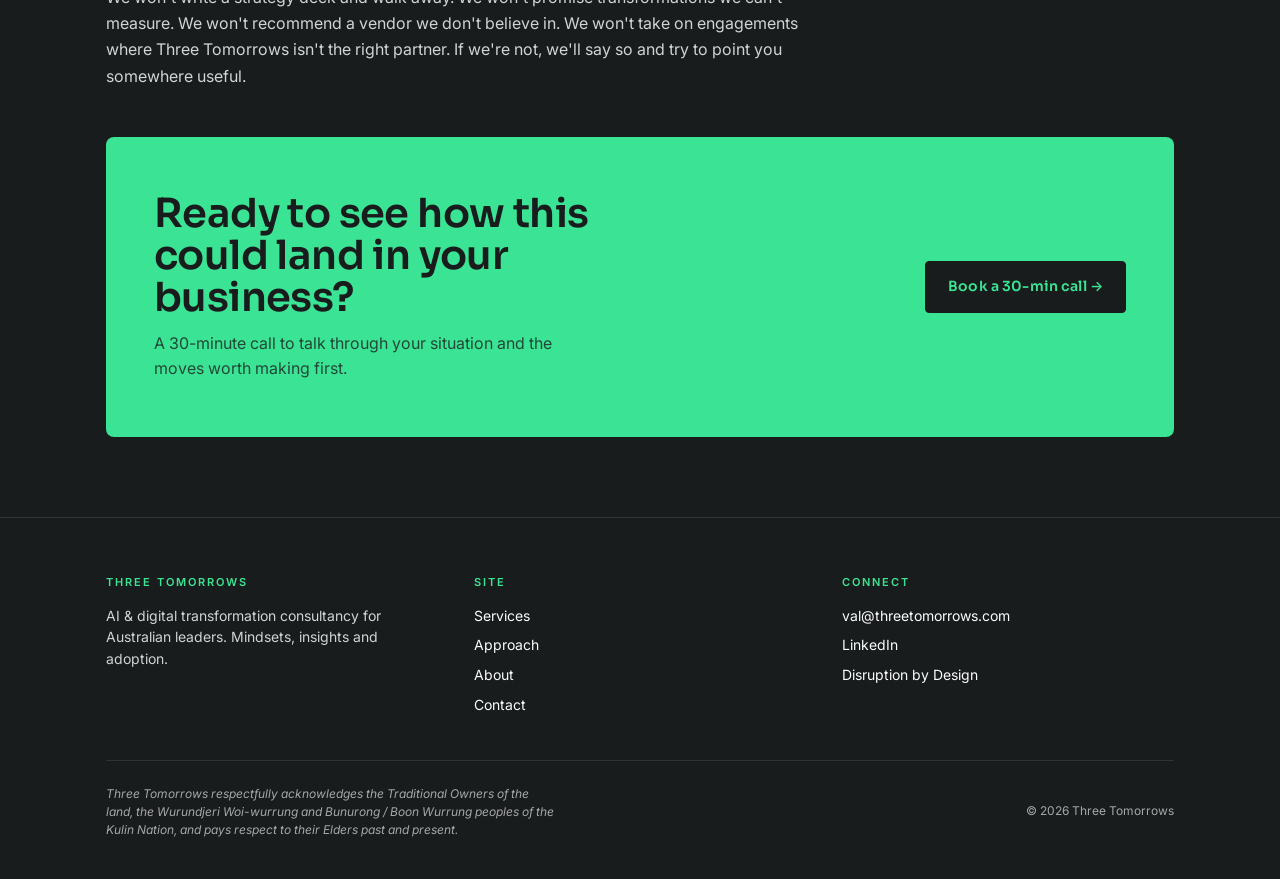
<file: approach.html>
<!doctype html>
<html lang="en-AU">
<head>
<meta charset="utf-8">
<meta name="viewport" content="width=device-width,initial-scale=1">
<title>Approach · Three Tomorrows</title>
<meta name="description" content="A design partner, not a consultant-for-hire. Discover, Co-Design, Pilot, Scale. The four-step method Three Tomorrows uses.">
<link rel="preconnect" href="https://fonts.googleapis.com">
<link rel="preconnect" href="https://fonts.gstatic.com" crossorigin>
<link href="https://fonts.googleapis.com/css2?family=Sora:wght@400;500;600;700&family=Inter:wght@400;500;600;700&display=swap" rel="stylesheet">
<link rel="stylesheet" href="styles.css">
</head>
<body>

<header class="topbar">
  <div class="wrap topbar-inner">
    <a href="index.html" class="brand" aria-label="Three Tomorrows home">
      <span class="brandmark"><span></span><span></span><span></span></span>
      <span class="brand-words">
        <span class="wordmark">Three Tomorrows</span>
        <span class="sub">AI &amp; Digital Transformation</span>
      </span>
    </a>
    <nav class="nav" aria-label="Primary">
      <a href="services/index.html" class="nav-link">Services</a>
      <a href="approach.html" class="nav-link active">Approach</a>
      <a href="about.html" class="nav-link">About</a>
      <a href="index.html#insights" class="nav-link">Insights</a>
      <a href="contact.html" class="nav-link">Contact</a>
    </nav>
    <a href="contact.html" class="cta-btn">Book a 30-min call →</a>
  </div>
</header>

<section class="inner-hero">
  <div class="wrap">
    <div class="kicker">Approach</div>
    <h1>A design partner, not a consultant-for-hire.</h1>
    <p class="lede">Three Tomorrows works the way the best in-house teams work. Anchored in your context. Built alongside your people. Accountable to outcomes you can measure.</p>
  </div>
</section>

<section class="section">
  <div class="wrap">
    <div class="prose">
      <h2>What "design partner" means.</h2>
      <p>Most consultants sell distance. They come in, run discovery, build a deck, present it, leave. Six months later the deck sits in a SharePoint folder and nothing has changed.</p>
      <p>A design partner sells proximity. Three Tomorrows sits inside the work with your team. We bring the AI domain depth, the build skills and the operator instincts. Your team brings the context, the constraints and the ownership. What gets built is co-owned. What gets shipped, ships because the team built it.</p>
      <p><strong>It's the only adoption pattern that durably sticks.</strong></p>
    </div>
  </div>
</section>

<section class="section">
  <div class="wrap">
    <div class="section-heading">
      <h2>The four-step method.</h2>
      <div class="note">Discover · Co-Design · Pilot · Scale</div>
    </div>
    <div class="approach-steps">
      <div class="step">
        <div class="stepnum">01 · Discover</div>
        <h4>Map where AI earns its keep.</h4>
        <p>We start by mapping where AI can earn its keep in your business. Honest prioritisation, no slideware. We interview the team, audit the work, identify the use cases worth the time.</p>
        <div class="out">Output: a ranked roadmap with the top 3 to 5 candidates and the rationale for each.</div>
      </div>
      <div class="step">
        <div class="stepnum">02 · Co-Design</div>
        <h4>Build with the team.</h4>
        <p>We build the framework, the content, and the workflows alongside the team who'll use them. Workshops two to three times a week. Real artefacts, not deliverables.</p>
        <div class="out">Output: working prototypes, not slides.</div>
      </div>
      <div class="step">
        <div class="stepnum">03 · Pilot</div>
        <h4>Run real with real users.</h4>
        <p>We run the work with a willing cohort or business unit. Capture what works. Refine the rest. The pilot is real, in production, with real users.</p>
        <div class="out">Output: a shipped workflow with measurable use.</div>
      </div>
      <div class="step">
        <div class="stepnum">04 · Scale</div>
        <h4>Productise what stuck.</h4>
        <p>We productise what stuck. The team owns it. We're around for the next horizon, not the next invoice.</p>
        <div class="out">Output: a playbook your team can use to repeat the pattern.</div>
      </div>
    </div>
  </div>
</section>

<section class="section" style="border-bottom:none;">
  <div class="wrap">
    <div class="prose">
      <h2>What we won't do.</h2>
      <p>We won't write a strategy deck and walk away. We won't promise transformations we can't measure. We won't recommend a vendor we don't believe in. We won't take on engagements where Three Tomorrows isn't the right partner. If we're not, we'll say so and try to point you somewhere useful.</p>
    </div>
    <div class="cta-panel" style="margin-top:48px;">
      <div>
        <h3>Ready to see how this could land in your business?</h3>
        <p>A 30-minute call to talk through your situation and the moves worth making first.</p>
      </div>
      <div class="btn-row">
        <a href="contact.html" class="cta-btn">Book a 30-min call →</a>
      </div>
    </div>
  </div>
</section>

<footer>
  <div class="wrap">
    <div class="footer-grid">
      <div>
        <h4>Three Tomorrows</h4>
        <p style="color:var(--soft);font-size:14px;line-height:1.55;">AI &amp; digital transformation consultancy for Australian leaders. Mindsets, insights and adoption.</p>
      </div>
      <div>
        <h4>Site</h4>
        <ul>
          <li><a href="services/index.html">Services</a></li>
          <li><a href="approach.html">Approach</a></li>
          <li><a href="about.html">About</a></li>
          <li><a href="contact.html">Contact</a></li>
        </ul>
      </div>
      <div>
        <h4>Connect</h4>
        <ul>
          <li><a href="mailto:val@threetomorrows.com">val@threetomorrows.com</a></li>
          <li><a href="https://www.linkedin.com/in/valerioveo" target="_blank" rel="noopener">LinkedIn</a></li>
          <li><a href="#" target="_blank" rel="noopener">Disruption by Design</a></li>
        </ul>
      </div>
    </div>
    <div class="footer-bottom">
      <div class="acknowledgement">Three Tomorrows respectfully acknowledges the Traditional Owners of the land, the Wurundjeri Woi-wurrung and Bunurong / Boon Wurrung peoples of the Kulin Nation, and pays respect to their Elders past and present.</div>
      <div>© 2026 Three Tomorrows</div>
    </div>
  </div>
</footer>

</body>
</html>
</file>
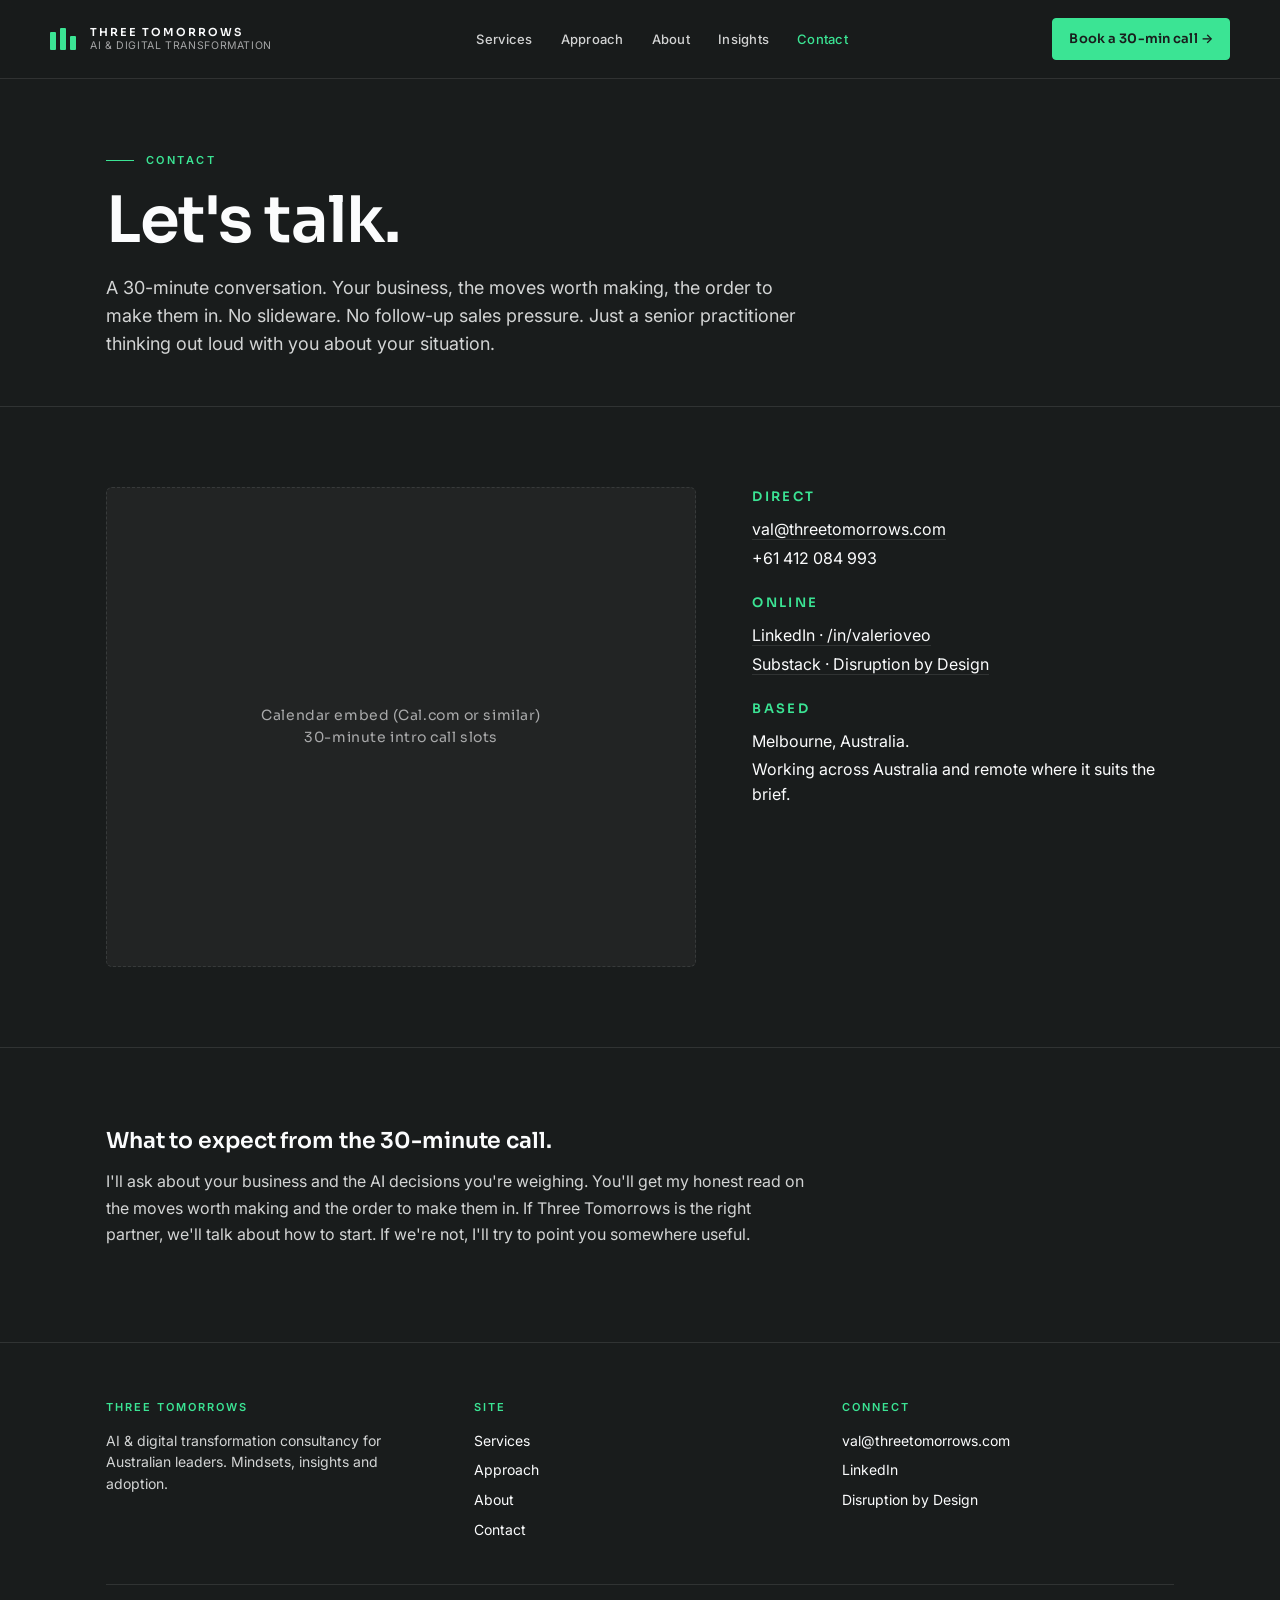
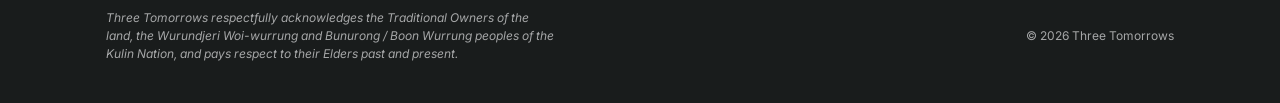
<file: contact.html>
<!doctype html>
<html lang="en-AU">
<head>
<meta charset="utf-8">
<meta name="viewport" content="width=device-width,initial-scale=1">
<title>Contact · Three Tomorrows</title>
<meta name="description" content="Book a 30-minute conversation with Valerio Veo. Your business, the moves worth making, the order to make them in.">
<link rel="preconnect" href="https://fonts.googleapis.com">
<link rel="preconnect" href="https://fonts.gstatic.com" crossorigin>
<link href="https://fonts.googleapis.com/css2?family=Sora:wght@400;500;600;700&family=Inter:wght@400;500;600;700&display=swap" rel="stylesheet">
<link rel="stylesheet" href="styles.css">
</head>
<body>

<header class="topbar">
  <div class="wrap topbar-inner">
    <a href="index.html" class="brand" aria-label="Three Tomorrows home">
      <span class="brandmark"><span></span><span></span><span></span></span>
      <span class="brand-words">
        <span class="wordmark">Three Tomorrows</span>
        <span class="sub">AI &amp; Digital Transformation</span>
      </span>
    </a>
    <nav class="nav" aria-label="Primary">
      <a href="services/index.html" class="nav-link">Services</a>
      <a href="approach.html" class="nav-link">Approach</a>
      <a href="about.html" class="nav-link">About</a>
      <a href="index.html#insights" class="nav-link">Insights</a>
      <a href="contact.html" class="nav-link active">Contact</a>
    </nav>
    <a href="contact.html" class="cta-btn">Book a 30-min call →</a>
  </div>
</header>

<section class="inner-hero">
  <div class="wrap">
    <div class="kicker">Contact</div>
    <h1>Let's talk.</h1>
    <p class="lede">A 30-minute conversation. Your business, the moves worth making, the order to make them in. No slideware. No follow-up sales pressure. Just a senior practitioner thinking out loud with you about your situation.</p>
  </div>
</section>

<section class="section">
  <div class="wrap">
    <div class="contact-grid">
      <div class="cal-placeholder">
        Calendar embed (Cal.com or similar)<br>
        30-minute intro call slots
      </div>
      <div class="contact-col">
        <h3>Direct</h3>
        <p><a href="mailto:val@threetomorrows.com">val@threetomorrows.com</a></p>
        <p>+61 412 084 993</p>

        <h3>Online</h3>
        <p><a href="https://www.linkedin.com/in/valerioveo" target="_blank" rel="noopener">LinkedIn · /in/valerioveo</a></p>
        <p><a href="#" target="_blank" rel="noopener">Substack · Disruption by Design</a></p>

        <h3>Based</h3>
        <p>Melbourne, Australia.</p>
        <p>Working across Australia and remote where it suits the brief.</p>
      </div>
    </div>
  </div>
</section>

<section class="section" style="border-bottom:none;">
  <div class="wrap">
    <div class="prose">
      <h2>What to expect from the 30-minute call.</h2>
      <p>I'll ask about your business and the AI decisions you're weighing. You'll get my honest read on the moves worth making and the order to make them in. If Three Tomorrows is the right partner, we'll talk about how to start. If we're not, I'll try to point you somewhere useful.</p>
    </div>
  </div>
</section>

<footer>
  <div class="wrap">
    <div class="footer-grid">
      <div>
        <h4>Three Tomorrows</h4>
        <p style="color:var(--soft);font-size:14px;line-height:1.55;">AI &amp; digital transformation consultancy for Australian leaders. Mindsets, insights and adoption.</p>
      </div>
      <div>
        <h4>Site</h4>
        <ul>
          <li><a href="services/index.html">Services</a></li>
          <li><a href="approach.html">Approach</a></li>
          <li><a href="about.html">About</a></li>
          <li><a href="contact.html">Contact</a></li>
        </ul>
      </div>
      <div>
        <h4>Connect</h4>
        <ul>
          <li><a href="mailto:val@threetomorrows.com">val@threetomorrows.com</a></li>
          <li><a href="https://www.linkedin.com/in/valerioveo" target="_blank" rel="noopener">LinkedIn</a></li>
          <li><a href="#" target="_blank" rel="noopener">Disruption by Design</a></li>
        </ul>
      </div>
    </div>
    <div class="footer-bottom">
      <div class="acknowledgement">Three Tomorrows respectfully acknowledges the Traditional Owners of the land, the Wurundjeri Woi-wurrung and Bunurong / Boon Wurrung peoples of the Kulin Nation, and pays respect to their Elders past and present.</div>
      <div>© 2026 Three Tomorrows</div>
    </div>
  </div>
</footer>

</body>
</html>
</file>
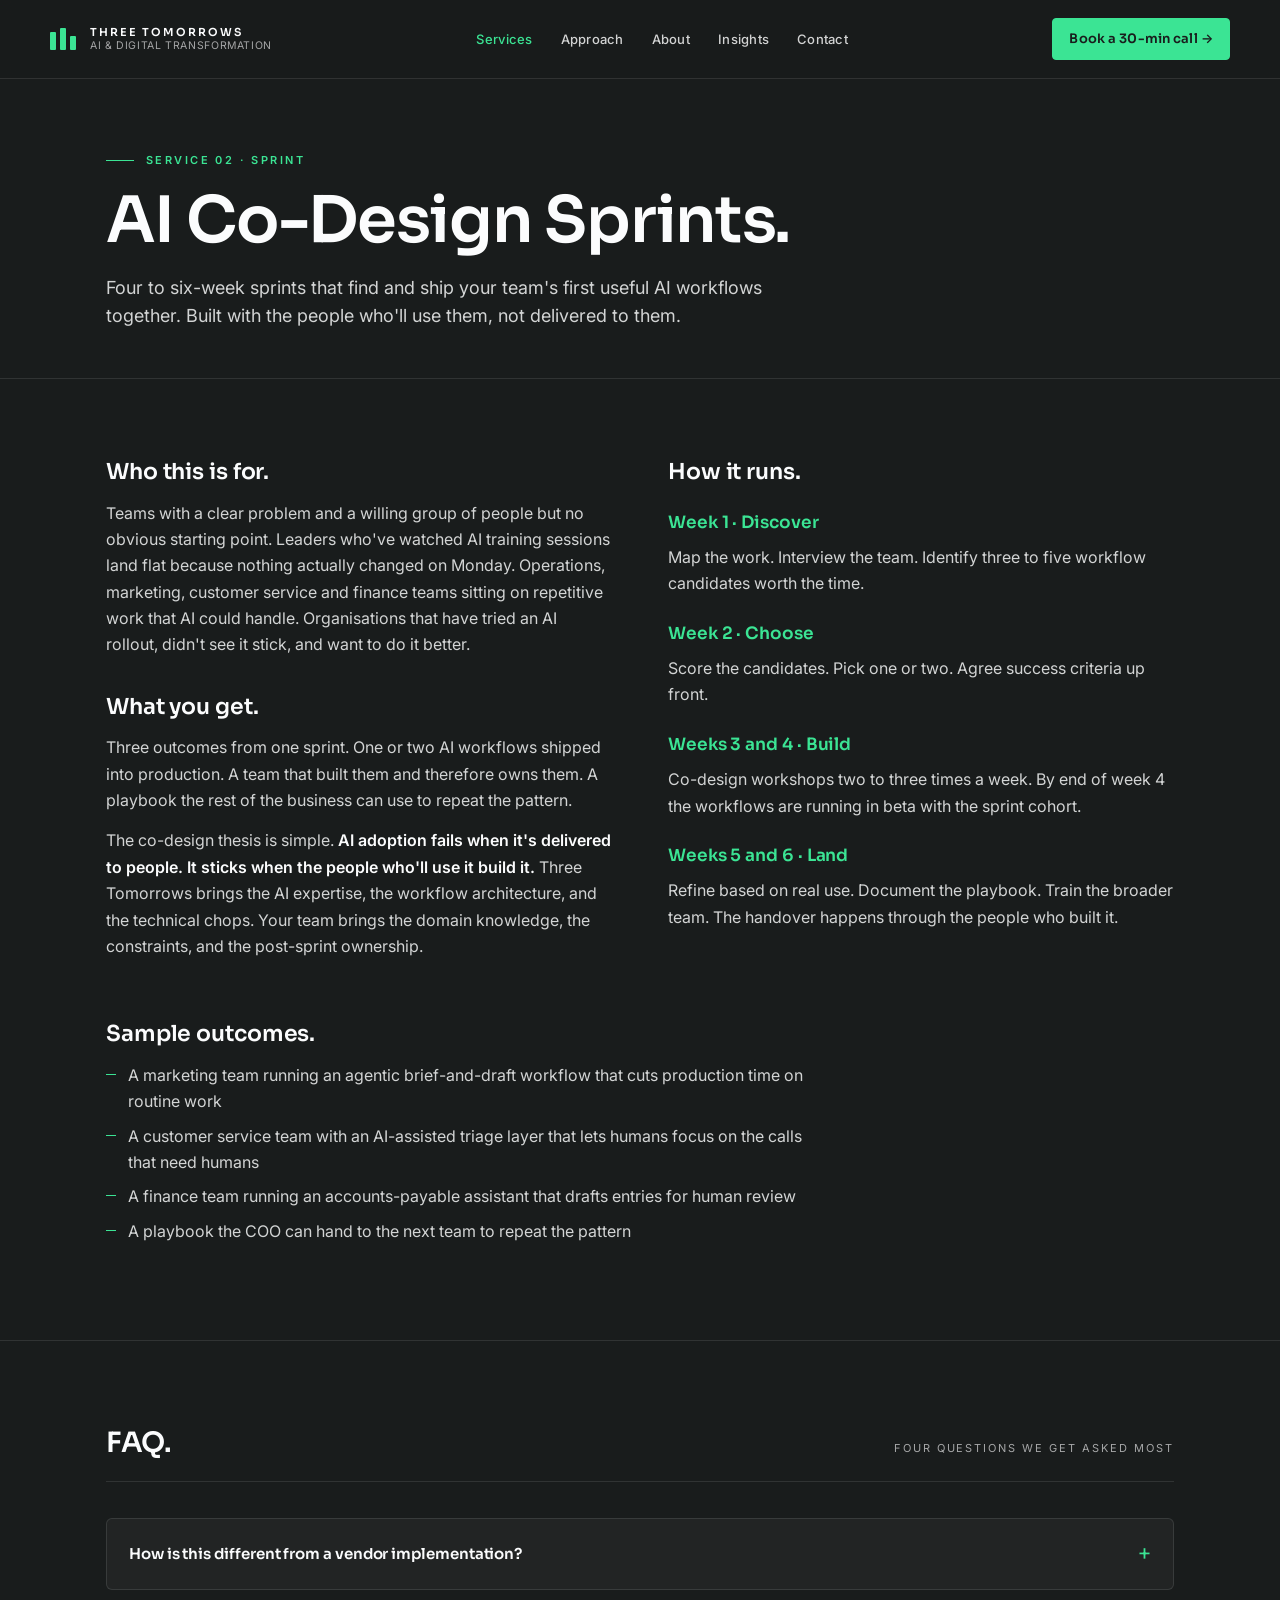
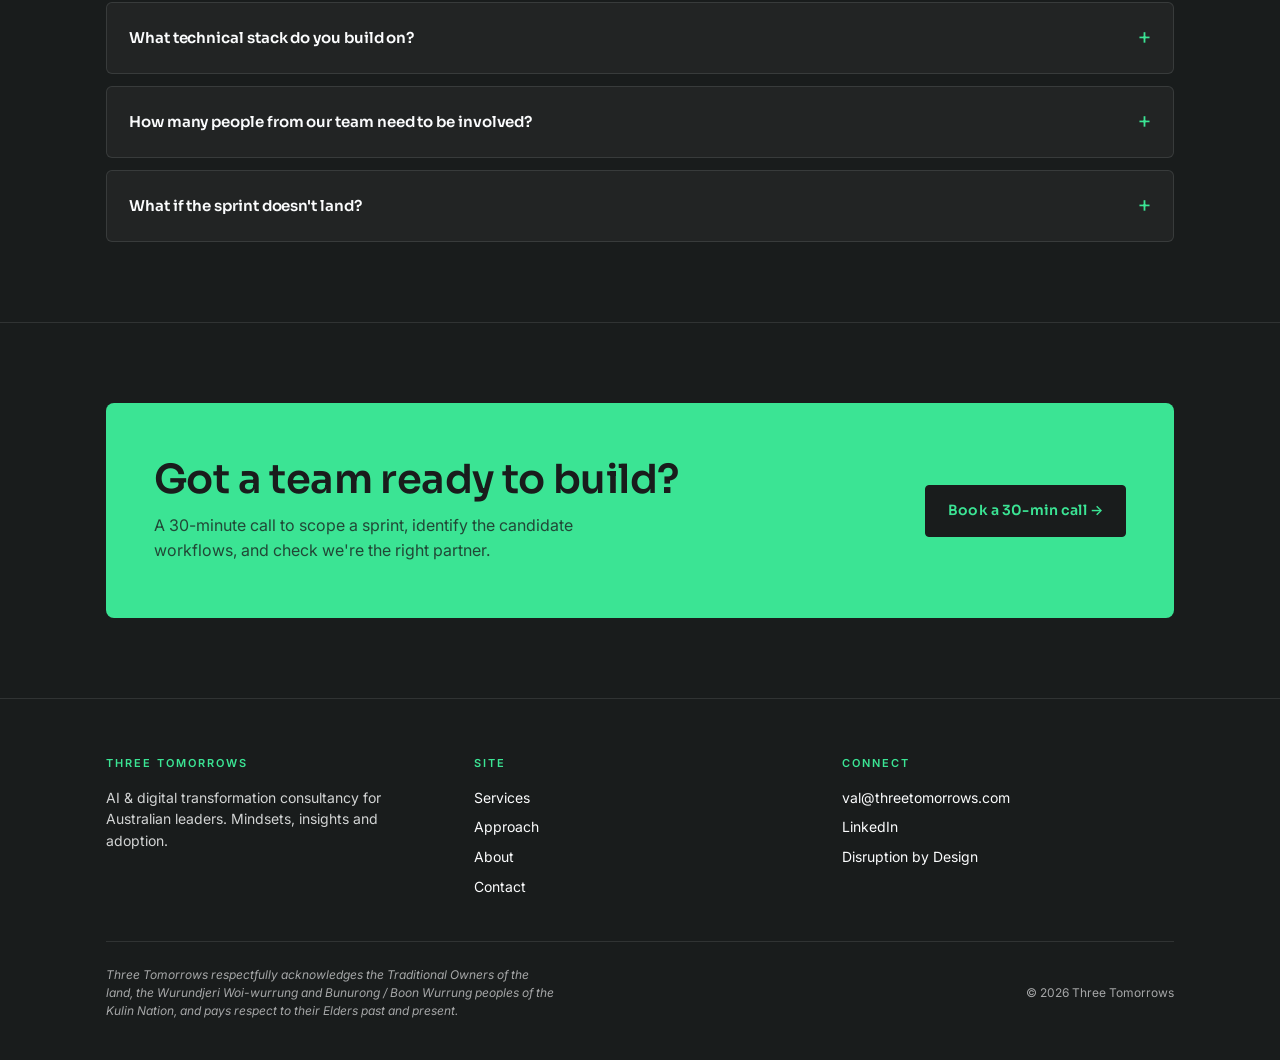
<file: services/co-design.html>
<!doctype html>
<html lang="en-AU">
<head>
<meta charset="utf-8">
<meta name="viewport" content="width=device-width,initial-scale=1">
<title>AI Co-Design Sprints · Three Tomorrows</title>
<meta name="description" content="Four to six-week sprints that find and ship your team's first useful AI workflows together. Built with the people who'll use them.">
<link rel="preconnect" href="https://fonts.googleapis.com">
<link rel="preconnect" href="https://fonts.gstatic.com" crossorigin>
<link href="https://fonts.googleapis.com/css2?family=Sora:wght@400;500;600;700&family=Inter:wght@400;500;600;700&display=swap" rel="stylesheet">
<link rel="stylesheet" href="../styles.css">
</head>
<body>

<header class="topbar">
  <div class="wrap topbar-inner">
    <a href="../index.html" class="brand" aria-label="Three Tomorrows home">
      <span class="brandmark"><span></span><span></span><span></span></span>
      <span class="brand-words">
        <span class="wordmark">Three Tomorrows</span>
        <span class="sub">AI &amp; Digital Transformation</span>
      </span>
    </a>
    <nav class="nav" aria-label="Primary">
      <a href="index.html" class="nav-link active">Services</a>
      <a href="../approach.html" class="nav-link">Approach</a>
      <a href="../about.html" class="nav-link">About</a>
      <a href="../index.html#insights" class="nav-link">Insights</a>
      <a href="../contact.html" class="nav-link">Contact</a>
    </nav>
    <a href="../contact.html" class="cta-btn">Book a 30-min call →</a>
  </div>
</header>

<section class="inner-hero">
  <div class="wrap">
    <div class="kicker">Service 02 · Sprint</div>
    <h1>AI Co-Design Sprints.</h1>
    <p class="lede">Four to six-week sprints that find and ship your team's first useful AI workflows together. Built with the people who'll use them, not delivered to them.</p>
  </div>
</section>

<section class="section">
  <div class="wrap">
    <div class="split">

      <div class="col prose">
        <h2>Who this is for.</h2>
        <p>Teams with a clear problem and a willing group of people but no obvious starting point. Leaders who've watched AI training sessions land flat because nothing actually changed on Monday. Operations, marketing, customer service and finance teams sitting on repetitive work that AI could handle. Organisations that have tried an AI rollout, didn't see it stick, and want to do it better.</p>

        <h2>What you get.</h2>
        <p>Three outcomes from one sprint. One or two AI workflows shipped into production. A team that built them and therefore owns them. A playbook the rest of the business can use to repeat the pattern.</p>
        <p>The co-design thesis is simple. <strong>AI adoption fails when it's delivered to people. It sticks when the people who'll use it build it.</strong> Three Tomorrows brings the AI expertise, the workflow architecture, and the technical chops. Your team brings the domain knowledge, the constraints, and the post-sprint ownership.</p>
      </div>

      <div class="col prose">
        <h2>How it runs.</h2>
        <h3>Week 1 · Discover</h3>
        <p>Map the work. Interview the team. Identify three to five workflow candidates worth the time.</p>
        <h3>Week 2 · Choose</h3>
        <p>Score the candidates. Pick one or two. Agree success criteria up front.</p>
        <h3>Weeks 3 and 4 · Build</h3>
        <p>Co-design workshops two to three times a week. By end of week 4 the workflows are running in beta with the sprint cohort.</p>
        <h3>Weeks 5 and 6 · Land</h3>
        <p>Refine based on real use. Document the playbook. Train the broader team. The handover happens through the people who built it.</p>
      </div>

    </div>

    <div style="margin-top:48px;" class="prose">
      <h2>Sample outcomes.</h2>
      <ul>
        <li>A marketing team running an agentic brief-and-draft workflow that cuts production time on routine work</li>
        <li>A customer service team with an AI-assisted triage layer that lets humans focus on the calls that need humans</li>
        <li>A finance team running an accounts-payable assistant that drafts entries for human review</li>
        <li>A playbook the COO can hand to the next team to repeat the pattern</li>
      </ul>
    </div>
  </div>
</section>

<section class="section">
  <div class="wrap">
    <div class="section-heading">
      <h2>FAQ.</h2>
      <div class="note">Four questions we get asked most</div>
    </div>
    <div class="faq">
      <details>
        <summary>How is this different from a vendor implementation?</summary>
        <p>A vendor implements their product. A co-design sprint implements your team's understanding of their own work. The technology is in service of the team, not the other way around.</p>
      </details>
      <details>
        <summary>What technical stack do you build on?</summary>
        <p>Whatever fits. The defaults are the Claude ecosystem (Claude Cowork, Claude Code, MCP connectors) plus your existing tools (Google Workspace, Microsoft, Slack, Notion, CRM, data warehouse). No vendor lock-in.</p>
      </details>
      <details>
        <summary>How many people from our team need to be involved?</summary>
        <p>Three to six. A senior sponsor, two or three workflow owners, and the technical or operational lead who'll keep things running after the sprint ends.</p>
      </details>
      <details>
        <summary>What if the sprint doesn't land?</summary>
        <p>Success criteria are agreed in week 2. If the workflow doesn't meet them, we say so. The honest answer matters more than the win.</p>
      </details>
    </div>
  </div>
</section>

<section class="section" style="border-bottom:none;">
  <div class="wrap">
    <div class="cta-panel">
      <div>
        <h3>Got a team ready to build?</h3>
        <p>A 30-minute call to scope a sprint, identify the candidate workflows, and check we're the right partner.</p>
      </div>
      <div class="btn-row">
        <a href="../contact.html" class="cta-btn">Book a 30-min call →</a>
      </div>
    </div>
  </div>
</section>

<footer>
  <div class="wrap">
    <div class="footer-grid">
      <div>
        <h4>Three Tomorrows</h4>
        <p style="color:var(--soft);font-size:14px;line-height:1.55;">AI &amp; digital transformation consultancy for Australian leaders. Mindsets, insights and adoption.</p>
      </div>
      <div>
        <h4>Site</h4>
        <ul>
          <li><a href="index.html">Services</a></li>
          <li><a href="../approach.html">Approach</a></li>
          <li><a href="../about.html">About</a></li>
          <li><a href="../contact.html">Contact</a></li>
        </ul>
      </div>
      <div>
        <h4>Connect</h4>
        <ul>
          <li><a href="mailto:val@threetomorrows.com">val@threetomorrows.com</a></li>
          <li><a href="https://www.linkedin.com/in/valerioveo" target="_blank" rel="noopener">LinkedIn</a></li>
          <li><a href="#" target="_blank" rel="noopener">Disruption by Design</a></li>
        </ul>
      </div>
    </div>
    <div class="footer-bottom">
      <div class="acknowledgement">Three Tomorrows respectfully acknowledges the Traditional Owners of the land, the Wurundjeri Woi-wurrung and Bunurong / Boon Wurrung peoples of the Kulin Nation, and pays respect to their Elders past and present.</div>
      <div>© 2026 Three Tomorrows</div>
    </div>
  </div>
</footer>

</body>
</html>
</file>
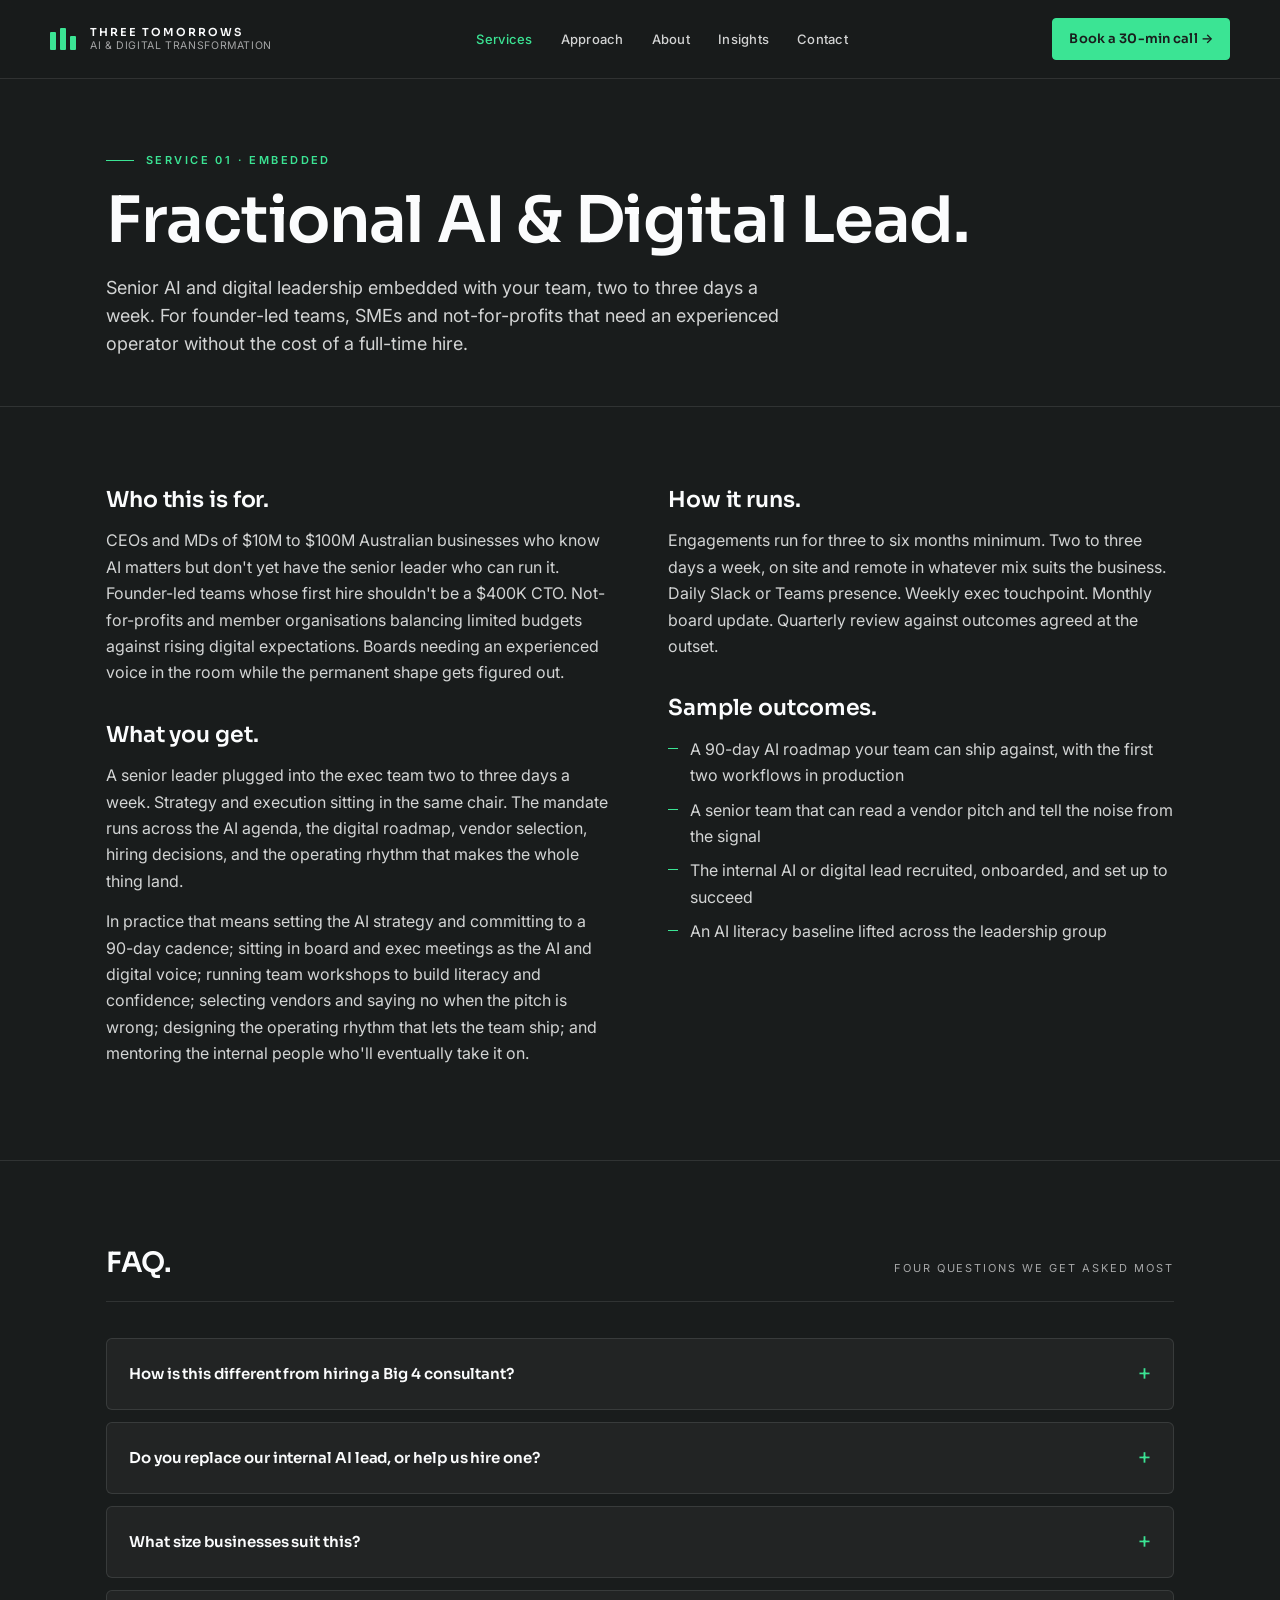
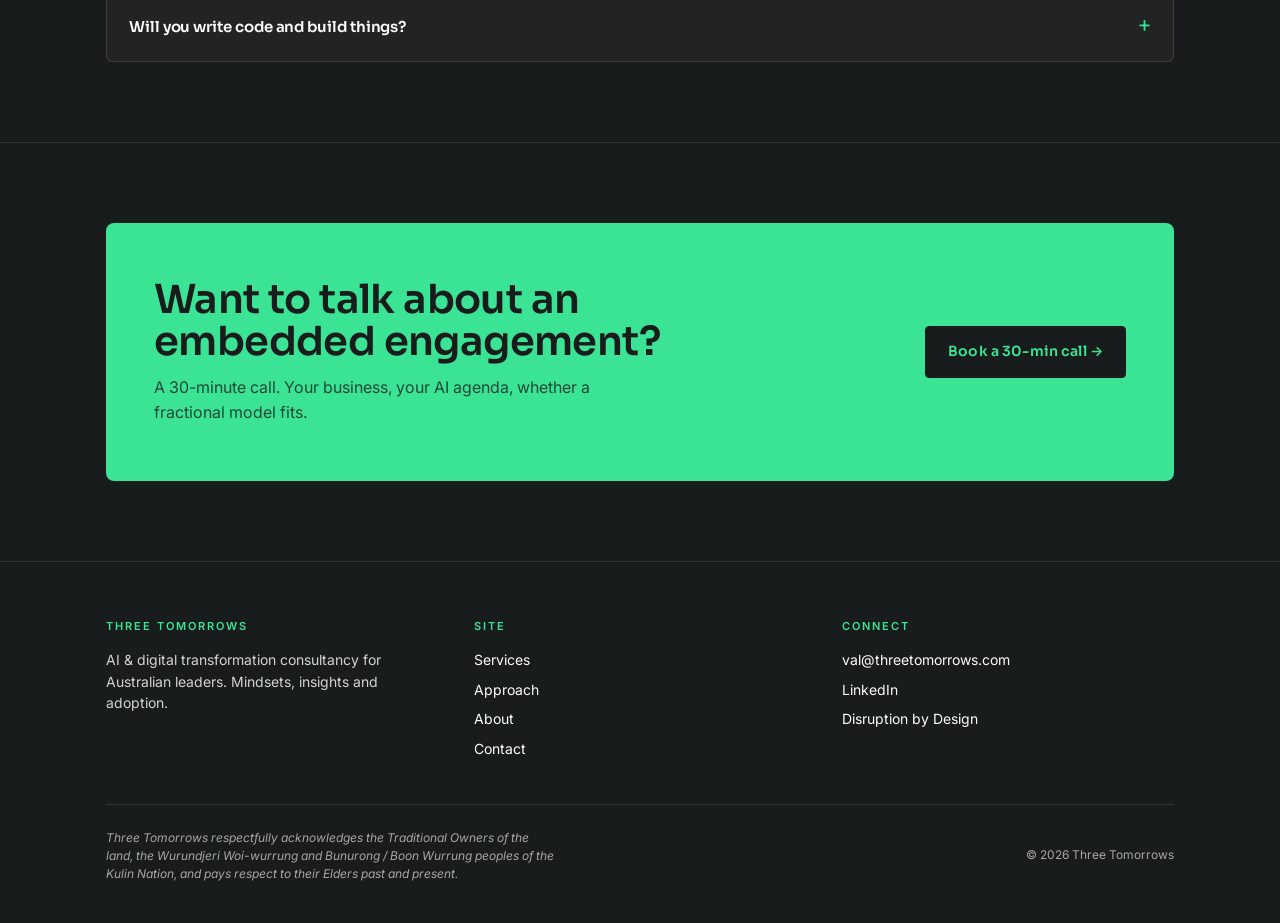
<file: services/fractional.html>
<!doctype html>
<html lang="en-AU">
<head>
<meta charset="utf-8">
<meta name="viewport" content="width=device-width,initial-scale=1">
<title>Fractional AI &amp; Digital Lead · Three Tomorrows</title>
<meta name="description" content="Senior AI and digital leadership embedded with your team, two to three days a week. For founder-led teams, SMEs and not-for-profits.">
<link rel="preconnect" href="https://fonts.googleapis.com">
<link rel="preconnect" href="https://fonts.gstatic.com" crossorigin>
<link href="https://fonts.googleapis.com/css2?family=Sora:wght@400;500;600;700&family=Inter:wght@400;500;600;700&display=swap" rel="stylesheet">
<link rel="stylesheet" href="../styles.css">
</head>
<body>

<header class="topbar">
  <div class="wrap topbar-inner">
    <a href="../index.html" class="brand" aria-label="Three Tomorrows home">
      <span class="brandmark"><span></span><span></span><span></span></span>
      <span class="brand-words">
        <span class="wordmark">Three Tomorrows</span>
        <span class="sub">AI &amp; Digital Transformation</span>
      </span>
    </a>
    <nav class="nav" aria-label="Primary">
      <a href="index.html" class="nav-link active">Services</a>
      <a href="../approach.html" class="nav-link">Approach</a>
      <a href="../about.html" class="nav-link">About</a>
      <a href="../index.html#insights" class="nav-link">Insights</a>
      <a href="../contact.html" class="nav-link">Contact</a>
    </nav>
    <a href="../contact.html" class="cta-btn">Book a 30-min call →</a>
  </div>
</header>

<section class="inner-hero">
  <div class="wrap">
    <div class="kicker">Service 01 · Embedded</div>
    <h1>Fractional AI &amp; Digital Lead.</h1>
    <p class="lede">Senior AI and digital leadership embedded with your team, two to three days a week. For founder-led teams, SMEs and not-for-profits that need an experienced operator without the cost of a full-time hire.</p>
  </div>
</section>

<section class="section">
  <div class="wrap">
    <div class="split">

      <div class="col prose">
        <h2>Who this is for.</h2>
        <p>CEOs and MDs of $10M to $100M Australian businesses who know AI matters but don't yet have the senior leader who can run it. Founder-led teams whose first hire shouldn't be a $400K CTO. Not-for-profits and member organisations balancing limited budgets against rising digital expectations. Boards needing an experienced voice in the room while the permanent shape gets figured out.</p>

        <h2>What you get.</h2>
        <p>A senior leader plugged into the exec team two to three days a week. Strategy and execution sitting in the same chair. The mandate runs across the AI agenda, the digital roadmap, vendor selection, hiring decisions, and the operating rhythm that makes the whole thing land.</p>
        <p>In practice that means setting the AI strategy and committing to a 90-day cadence; sitting in board and exec meetings as the AI and digital voice; running team workshops to build literacy and confidence; selecting vendors and saying no when the pitch is wrong; designing the operating rhythm that lets the team ship; and mentoring the internal people who'll eventually take it on.</p>
      </div>

      <div class="col prose">
        <h2>How it runs.</h2>
        <p>Engagements run for three to six months minimum. Two to three days a week, on site and remote in whatever mix suits the business. Daily Slack or Teams presence. Weekly exec touchpoint. Monthly board update. Quarterly review against outcomes agreed at the outset.</p>

        <h2>Sample outcomes.</h2>
        <ul>
          <li>A 90-day AI roadmap your team can ship against, with the first two workflows in production</li>
          <li>A senior team that can read a vendor pitch and tell the noise from the signal</li>
          <li>The internal AI or digital lead recruited, onboarded, and set up to succeed</li>
          <li>An AI literacy baseline lifted across the leadership group</li>
        </ul>
      </div>

    </div>
  </div>
</section>

<section class="section">
  <div class="wrap">
    <div class="section-heading">
      <h2>FAQ.</h2>
      <div class="note">Four questions we get asked most</div>
    </div>
    <div class="faq">
      <details>
        <summary>How is this different from hiring a Big 4 consultant?</summary>
        <p>A Big 4 partner runs the slides, the associate runs the work. Three Tomorrows is one operator with twenty years of senior experience, in the room with your team, building what gets shipped.</p>
      </details>
      <details>
        <summary>Do you replace our internal AI lead, or help us hire one?</summary>
        <p>Both options. Some clients use the fractional model as a bridge to a permanent hire. Others use it because a permanent hire isn't the right move for their size and stage.</p>
      </details>
      <details>
        <summary>What size businesses suit this?</summary>
        <p>Best fit is $10M to $100M revenue, 50 to 500 employees, with an existing leadership team. Outside that range we'll be candid about whether we're the right partner.</p>
      </details>
      <details>
        <summary>Will you write code and build things?</summary>
        <p>Yes, when it's the right move. The fractional engagement is led by strategy, but Three Tomorrows builds and ships AI workflows where it makes sense. See <a href="workflows.html">AI Workflows &amp; Solutions</a>.</p>
      </details>
    </div>
  </div>
</section>

<section class="section" style="border-bottom:none;">
  <div class="wrap">
    <div class="cta-panel">
      <div>
        <h3>Want to talk about an embedded engagement?</h3>
        <p>A 30-minute call. Your business, your AI agenda, whether a fractional model fits.</p>
      </div>
      <div class="btn-row">
        <a href="../contact.html" class="cta-btn">Book a 30-min call →</a>
      </div>
    </div>
  </div>
</section>

<footer>
  <div class="wrap">
    <div class="footer-grid">
      <div>
        <h4>Three Tomorrows</h4>
        <p style="color:var(--soft);font-size:14px;line-height:1.55;">AI &amp; digital transformation consultancy for Australian leaders. Mindsets, insights and adoption.</p>
      </div>
      <div>
        <h4>Site</h4>
        <ul>
          <li><a href="index.html">Services</a></li>
          <li><a href="../approach.html">Approach</a></li>
          <li><a href="../about.html">About</a></li>
          <li><a href="../contact.html">Contact</a></li>
        </ul>
      </div>
      <div>
        <h4>Connect</h4>
        <ul>
          <li><a href="mailto:val@threetomorrows.com">val@threetomorrows.com</a></li>
          <li><a href="https://www.linkedin.com/in/valerioveo" target="_blank" rel="noopener">LinkedIn</a></li>
          <li><a href="#" target="_blank" rel="noopener">Disruption by Design</a></li>
        </ul>
      </div>
    </div>
    <div class="footer-bottom">
      <div class="acknowledgement">Three Tomorrows respectfully acknowledges the Traditional Owners of the land, the Wurundjeri Woi-wurrung and Bunurong / Boon Wurrung peoples of the Kulin Nation, and pays respect to their Elders past and present.</div>
      <div>© 2026 Three Tomorrows</div>
    </div>
  </div>
</footer>

</body>
</html>
</file>
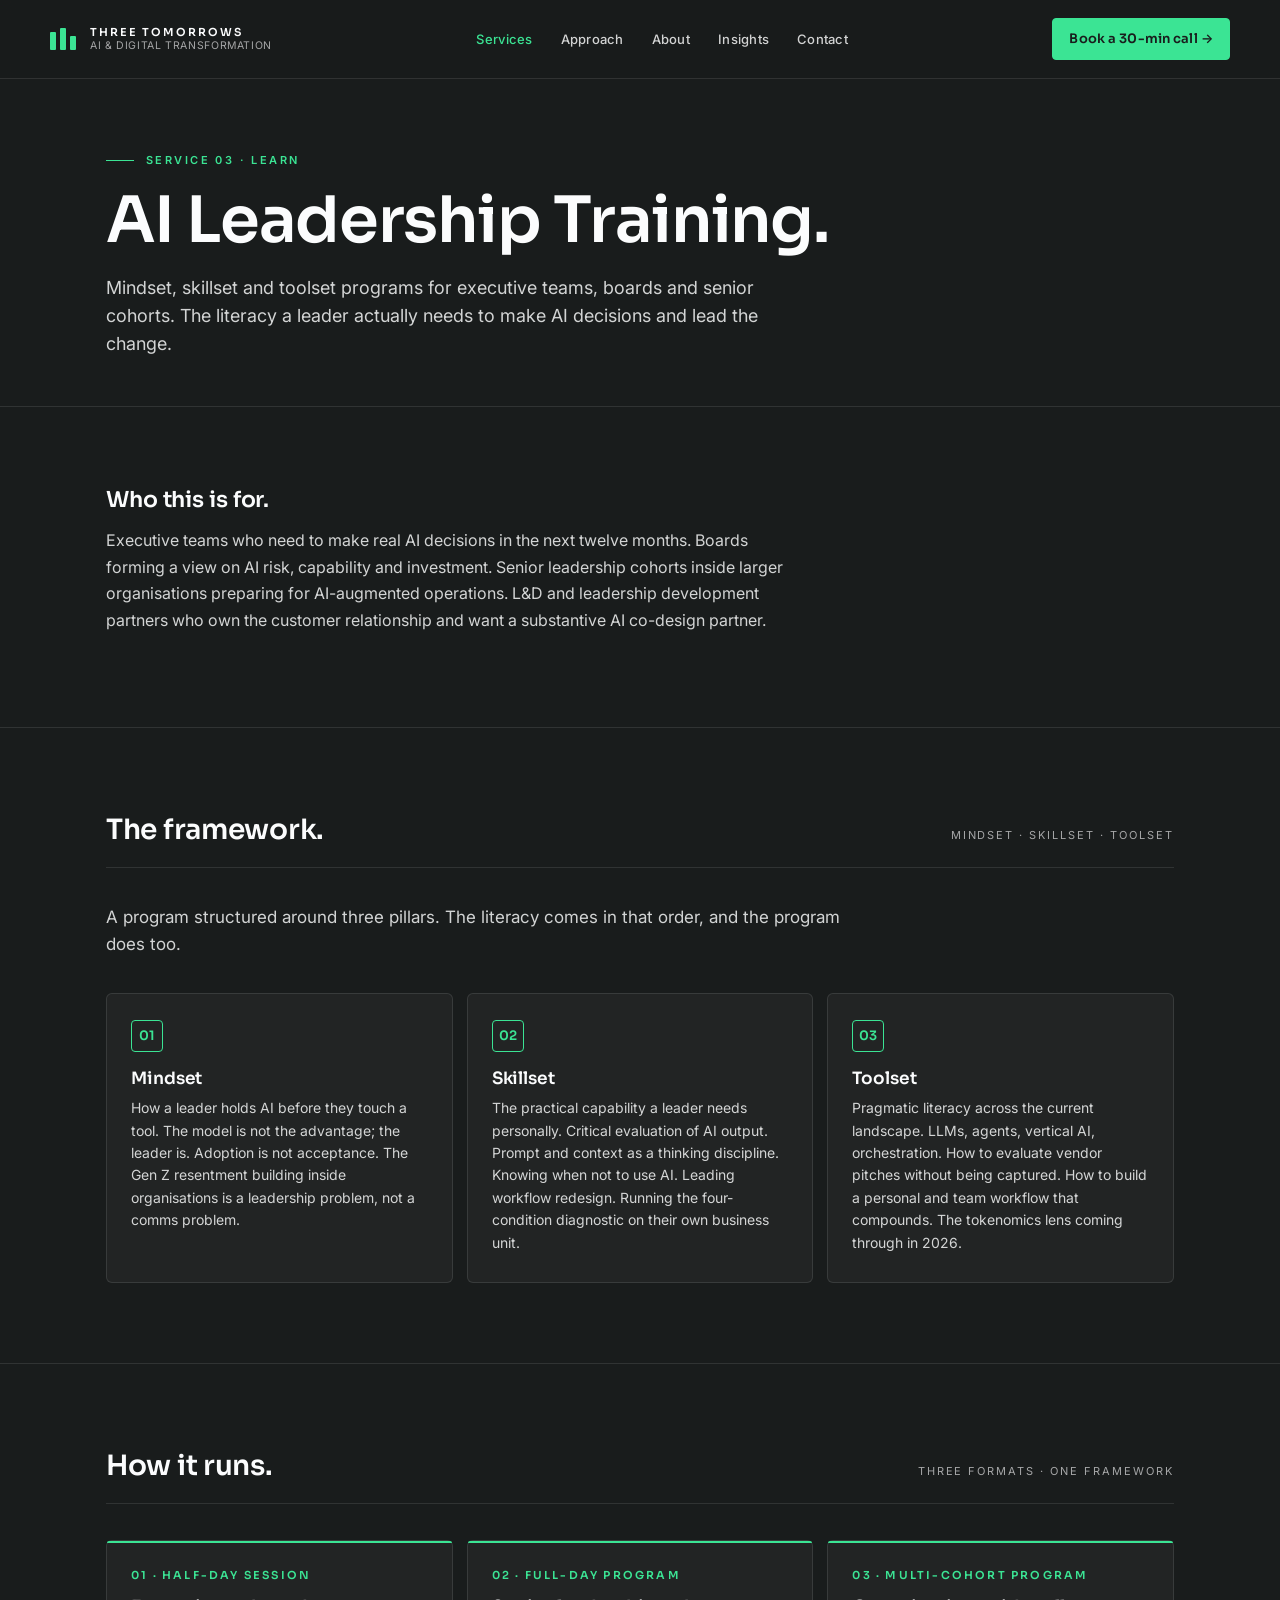
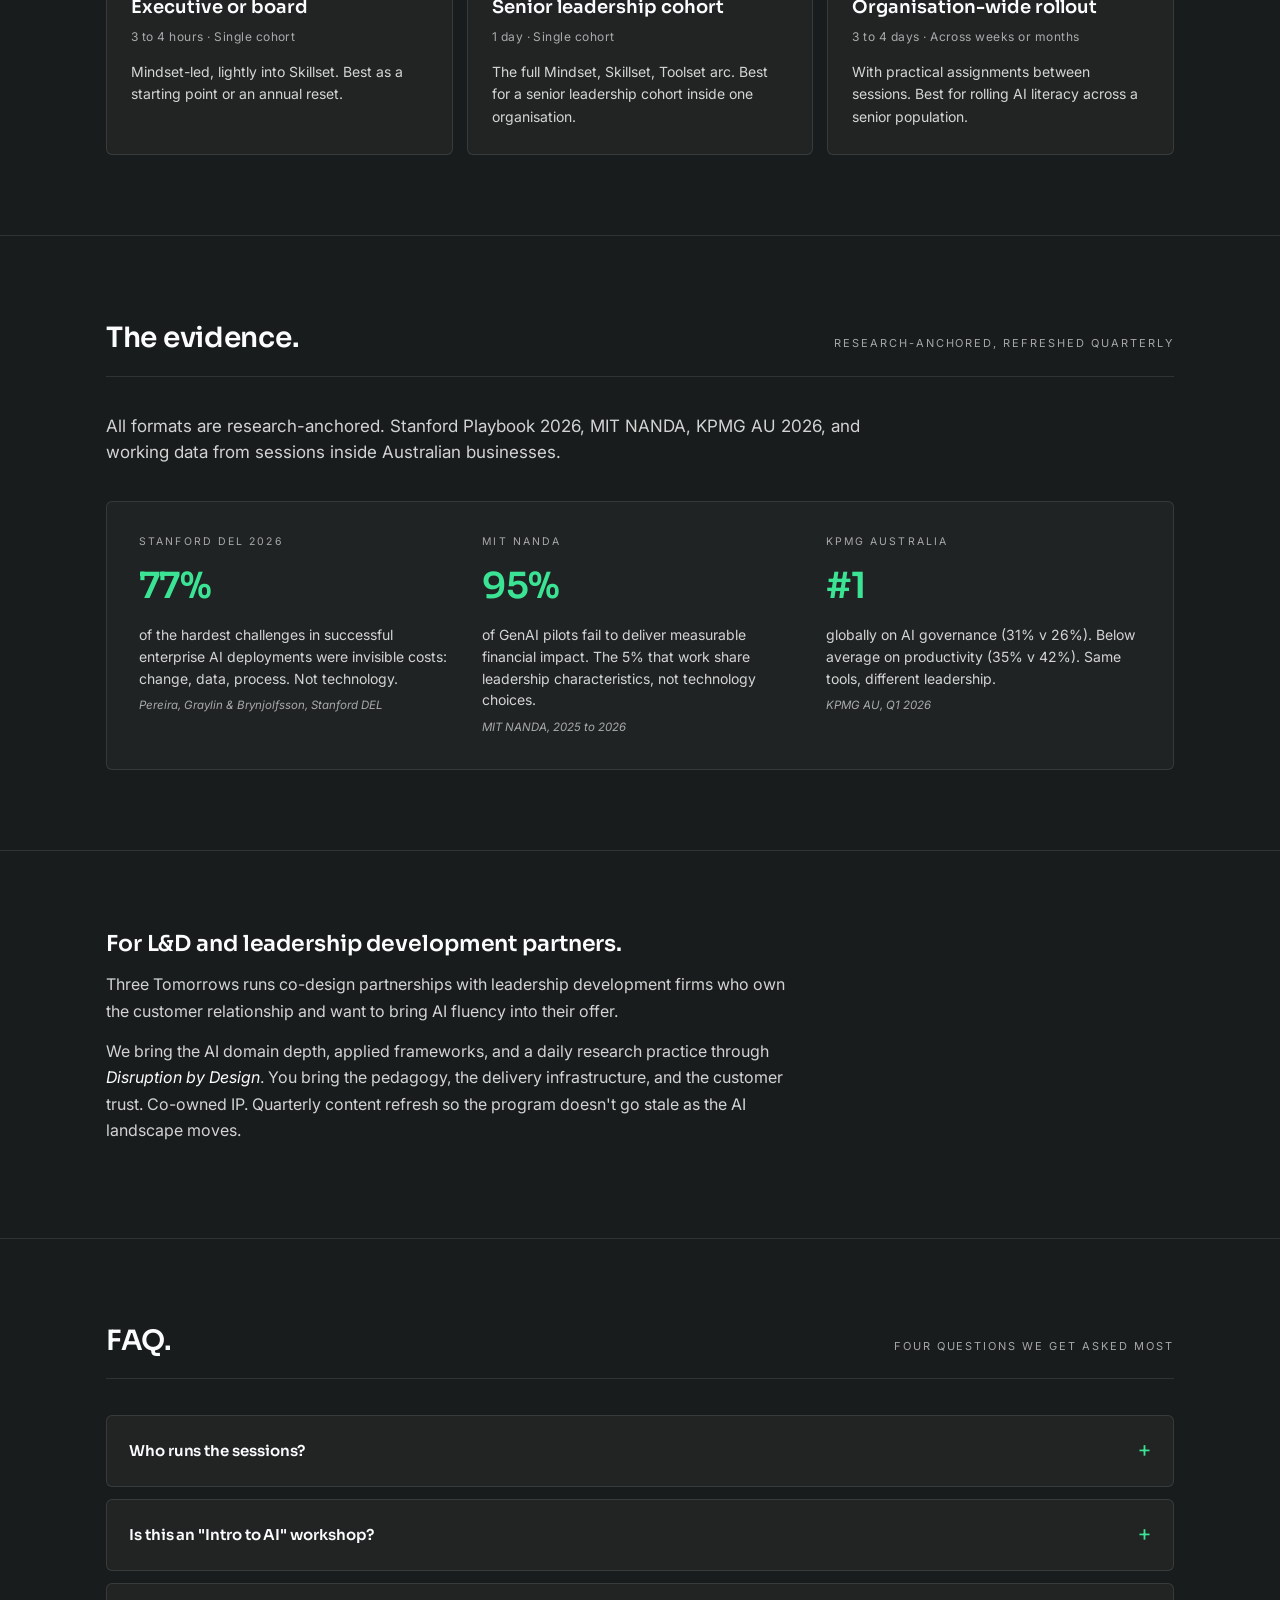
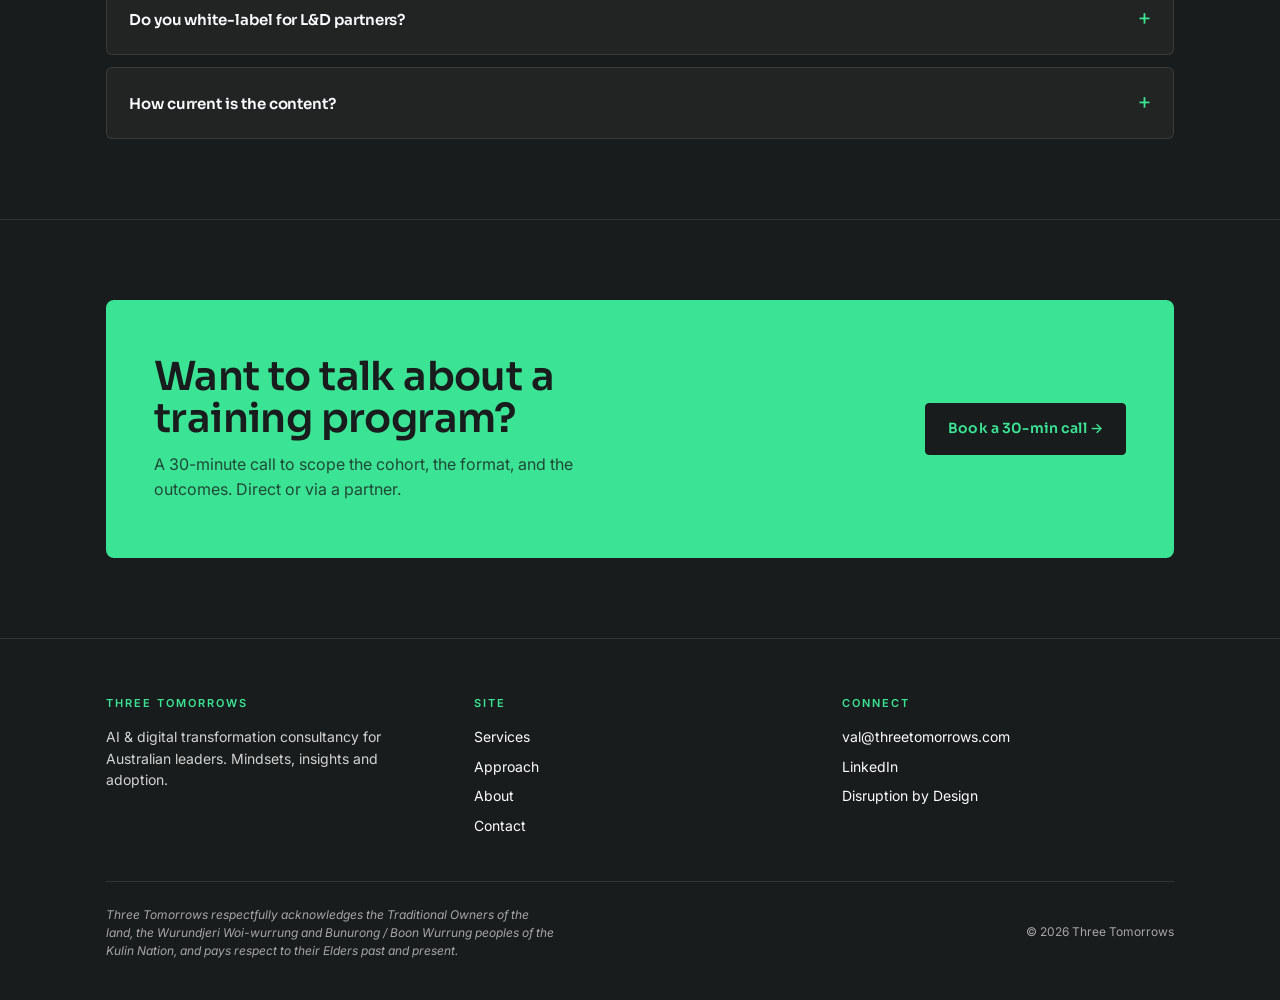
<file: services/training.html>
<!doctype html>
<html lang="en-AU">
<head>
<meta charset="utf-8">
<meta name="viewport" content="width=device-width,initial-scale=1">
<title>AI Leadership Training · Three Tomorrows</title>
<meta name="description" content="Mindset, skillset and toolset programs for executive teams, boards and senior cohorts. The literacy a leader actually needs.">
<link rel="preconnect" href="https://fonts.googleapis.com">
<link rel="preconnect" href="https://fonts.gstatic.com" crossorigin>
<link href="https://fonts.googleapis.com/css2?family=Sora:wght@400;500;600;700&family=Inter:wght@400;500;600;700&display=swap" rel="stylesheet">
<link rel="stylesheet" href="../styles.css">
</head>
<body>

<header class="topbar">
  <div class="wrap topbar-inner">
    <a href="../index.html" class="brand" aria-label="Three Tomorrows home">
      <span class="brandmark"><span></span><span></span><span></span></span>
      <span class="brand-words">
        <span class="wordmark">Three Tomorrows</span>
        <span class="sub">AI &amp; Digital Transformation</span>
      </span>
    </a>
    <nav class="nav" aria-label="Primary">
      <a href="index.html" class="nav-link active">Services</a>
      <a href="../approach.html" class="nav-link">Approach</a>
      <a href="../about.html" class="nav-link">About</a>
      <a href="../index.html#insights" class="nav-link">Insights</a>
      <a href="../contact.html" class="nav-link">Contact</a>
    </nav>
    <a href="../contact.html" class="cta-btn">Book a 30-min call →</a>
  </div>
</header>

<section class="inner-hero">
  <div class="wrap">
    <div class="kicker">Service 03 · Learn</div>
    <h1>AI Leadership Training.</h1>
    <p class="lede">Mindset, skillset and toolset programs for executive teams, boards and senior cohorts. The literacy a leader actually needs to make AI decisions and lead the change.</p>
  </div>
</section>

<section class="section">
  <div class="wrap">
    <div class="prose">
      <h2>Who this is for.</h2>
      <p>Executive teams who need to make real AI decisions in the next twelve months. Boards forming a view on AI risk, capability and investment. Senior leadership cohorts inside larger organisations preparing for AI-augmented operations. L&amp;D and leadership development partners who own the customer relationship and want a substantive AI co-design partner.</p>
    </div>
  </div>
</section>

<section class="section">
  <div class="wrap">
    <div class="section-heading">
      <h2>The framework.</h2>
      <div class="note">Mindset · Skillset · Toolset</div>
    </div>
    <p class="section-lede">A program structured around three pillars. The literacy comes in that order, and the program does too.</p>

    <div class="tiles">
      <div class="tile">
        <div class="icon">01</div>
        <h3>Mindset</h3>
        <p>How a leader holds AI before they touch a tool. The model is not the advantage; the leader is. Adoption is not acceptance. The Gen Z resentment building inside organisations is a leadership problem, not a comms problem.</p>
      </div>
      <div class="tile">
        <div class="icon">02</div>
        <h3>Skillset</h3>
        <p>The practical capability a leader needs personally. Critical evaluation of AI output. Prompt and context as a thinking discipline. Knowing when not to use AI. Leading workflow redesign. Running the four-condition diagnostic on their own business unit.</p>
      </div>
      <div class="tile">
        <div class="icon">03</div>
        <h3>Toolset</h3>
        <p>Pragmatic literacy across the current landscape. LLMs, agents, vertical AI, orchestration. How to evaluate vendor pitches without being captured. How to build a personal and team workflow that compounds. The tokenomics lens coming through in 2026.</p>
      </div>
    </div>
  </div>
</section>

<section class="section">
  <div class="wrap">
    <div class="section-heading">
      <h2>How it runs.</h2>
      <div class="note">Three formats · One framework</div>
    </div>
    <div class="modes">
      <div class="mode">
        <span class="stripe"></span>
        <div class="num">01 · Half-day session</div>
        <h4>Executive or board</h4>
        <div class="meta">3 to 4 hours · Single cohort</div>
        <p>Mindset-led, lightly into Skillset. Best as a starting point or an annual reset.</p>
      </div>
      <div class="mode">
        <span class="stripe"></span>
        <div class="num">02 · Full-day program</div>
        <h4>Senior leadership cohort</h4>
        <div class="meta">1 day · Single cohort</div>
        <p>The full Mindset, Skillset, Toolset arc. Best for a senior leadership cohort inside one organisation.</p>
      </div>
      <div class="mode">
        <span class="stripe"></span>
        <div class="num">03 · Multi-cohort program</div>
        <h4>Organisation-wide rollout</h4>
        <div class="meta">3 to 4 days · Across weeks or months</div>
        <p>With practical assignments between sessions. Best for rolling AI literacy across a senior population.</p>
      </div>
    </div>
  </div>
</section>

<section class="section">
  <div class="wrap">
    <div class="section-heading">
      <h2>The evidence.</h2>
      <div class="note">Research-anchored, refreshed quarterly</div>
    </div>
    <p class="section-lede">All formats are research-anchored. Stanford Playbook 2026, MIT NANDA, KPMG AU 2026, and working data from sessions inside Australian businesses.</p>

    <div class="evidence">
      <div>
        <div class="e-label">Stanford DEL 2026</div>
        <div class="e-num">77%</div>
        <div class="e-body">of the hardest challenges in successful enterprise AI deployments were invisible costs: change, data, process. Not technology.</div>
        <div class="e-source">Pereira, Graylin &amp; Brynjolfsson, Stanford DEL</div>
      </div>
      <div>
        <div class="e-label">MIT NANDA</div>
        <div class="e-num">95%</div>
        <div class="e-body">of GenAI pilots fail to deliver measurable financial impact. The 5% that work share leadership characteristics, not technology choices.</div>
        <div class="e-source">MIT NANDA, 2025 to 2026</div>
      </div>
      <div>
        <div class="e-label">KPMG Australia</div>
        <div class="e-num">#1</div>
        <div class="e-body">globally on AI governance (31% v 26%). Below average on productivity (35% v 42%). Same tools, different leadership.</div>
        <div class="e-source">KPMG AU, Q1 2026</div>
      </div>
    </div>
  </div>
</section>

<section class="section">
  <div class="wrap">
    <div class="prose">
      <h2>For L&amp;D and leadership development partners.</h2>
      <p>Three Tomorrows runs co-design partnerships with leadership development firms who own the customer relationship and want to bring AI fluency into their offer.</p>
      <p>We bring the AI domain depth, applied frameworks, and a daily research practice through <em>Disruption by Design</em>. You bring the pedagogy, the delivery infrastructure, and the customer trust. Co-owned IP. Quarterly content refresh so the program doesn't go stale as the AI landscape moves.</p>
    </div>
  </div>
</section>

<section class="section">
  <div class="wrap">
    <div class="section-heading">
      <h2>FAQ.</h2>
      <div class="note">Four questions we get asked most</div>
    </div>
    <div class="faq">
      <details>
        <summary>Who runs the sessions?</summary>
        <p>Valerio Veo, founder. Twenty years of senior operator experience at Disney, ESPN, the AFL, Optus, Ten Digital, SBS, ABC and ninemsn.</p>
      </details>
      <details>
        <summary>Is this an "Intro to AI" workshop?</summary>
        <p>No. It assumes leaders have heard the headlines. The work sits in the gap between awareness and operational decision-making.</p>
      </details>
      <details>
        <summary>Do you white-label for L&amp;D partners?</summary>
        <p>Yes. Co-design partnerships with leadership development firms are an active offer. See the partner section above.</p>
      </details>
      <details>
        <summary>How current is the content?</summary>
        <p>Refreshed quarterly. The landscape moves and the program moves with it.</p>
      </details>
    </div>
  </div>
</section>

<section class="section" style="border-bottom:none;">
  <div class="wrap">
    <div class="cta-panel">
      <div>
        <h3>Want to talk about a training program?</h3>
        <p>A 30-minute call to scope the cohort, the format, and the outcomes. Direct or via a partner.</p>
      </div>
      <div class="btn-row">
        <a href="../contact.html" class="cta-btn">Book a 30-min call →</a>
      </div>
    </div>
  </div>
</section>

<footer>
  <div class="wrap">
    <div class="footer-grid">
      <div>
        <h4>Three Tomorrows</h4>
        <p style="color:var(--soft);font-size:14px;line-height:1.55;">AI &amp; digital transformation consultancy for Australian leaders. Mindsets, insights and adoption.</p>
      </div>
      <div>
        <h4>Site</h4>
        <ul>
          <li><a href="index.html">Services</a></li>
          <li><a href="../approach.html">Approach</a></li>
          <li><a href="../about.html">About</a></li>
          <li><a href="../contact.html">Contact</a></li>
        </ul>
      </div>
      <div>
        <h4>Connect</h4>
        <ul>
          <li><a href="mailto:val@threetomorrows.com">val@threetomorrows.com</a></li>
          <li><a href="https://www.linkedin.com/in/valerioveo" target="_blank" rel="noopener">LinkedIn</a></li>
          <li><a href="#" target="_blank" rel="noopener">Disruption by Design</a></li>
        </ul>
      </div>
    </div>
    <div class="footer-bottom">
      <div class="acknowledgement">Three Tomorrows respectfully acknowledges the Traditional Owners of the land, the Wurundjeri Woi-wurrung and Bunurong / Boon Wurrung peoples of the Kulin Nation, and pays respect to their Elders past and present.</div>
      <div>© 2026 Three Tomorrows</div>
    </div>
  </div>
</footer>

</body>
</html>
</file>
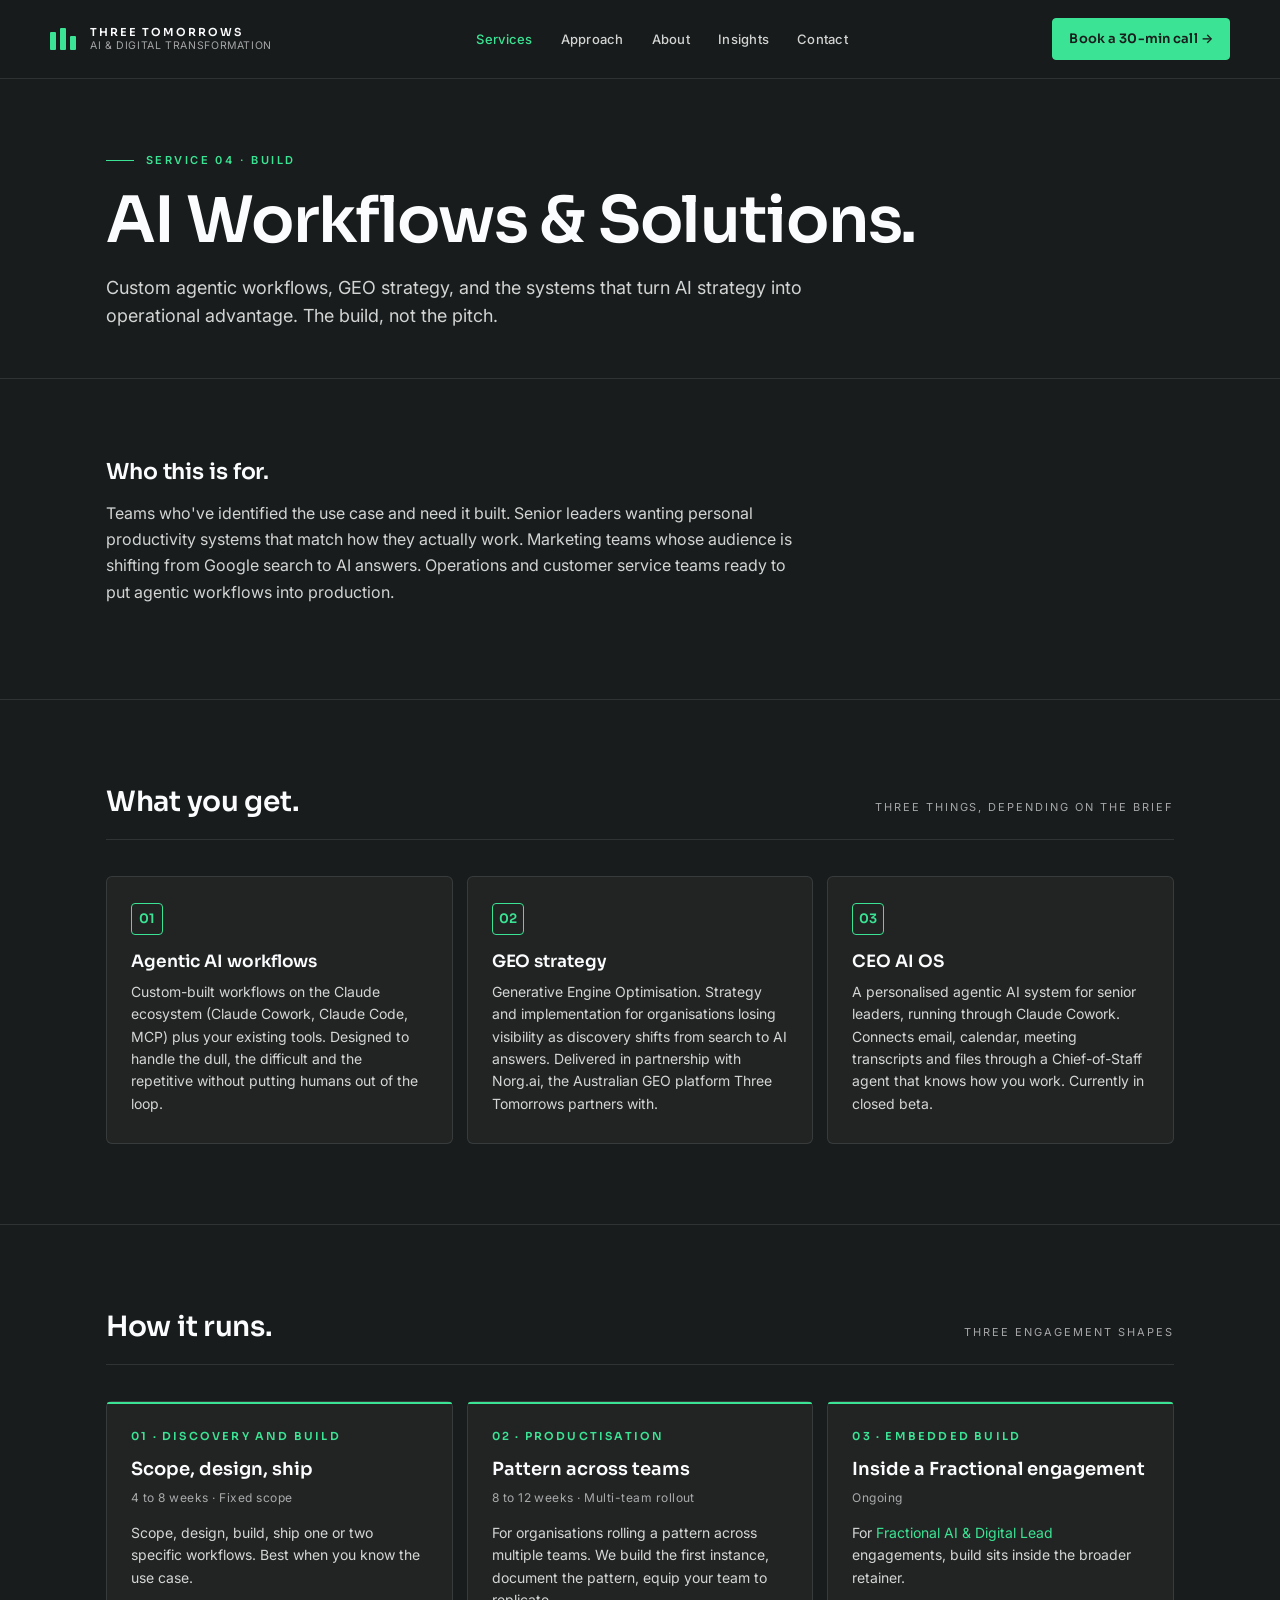
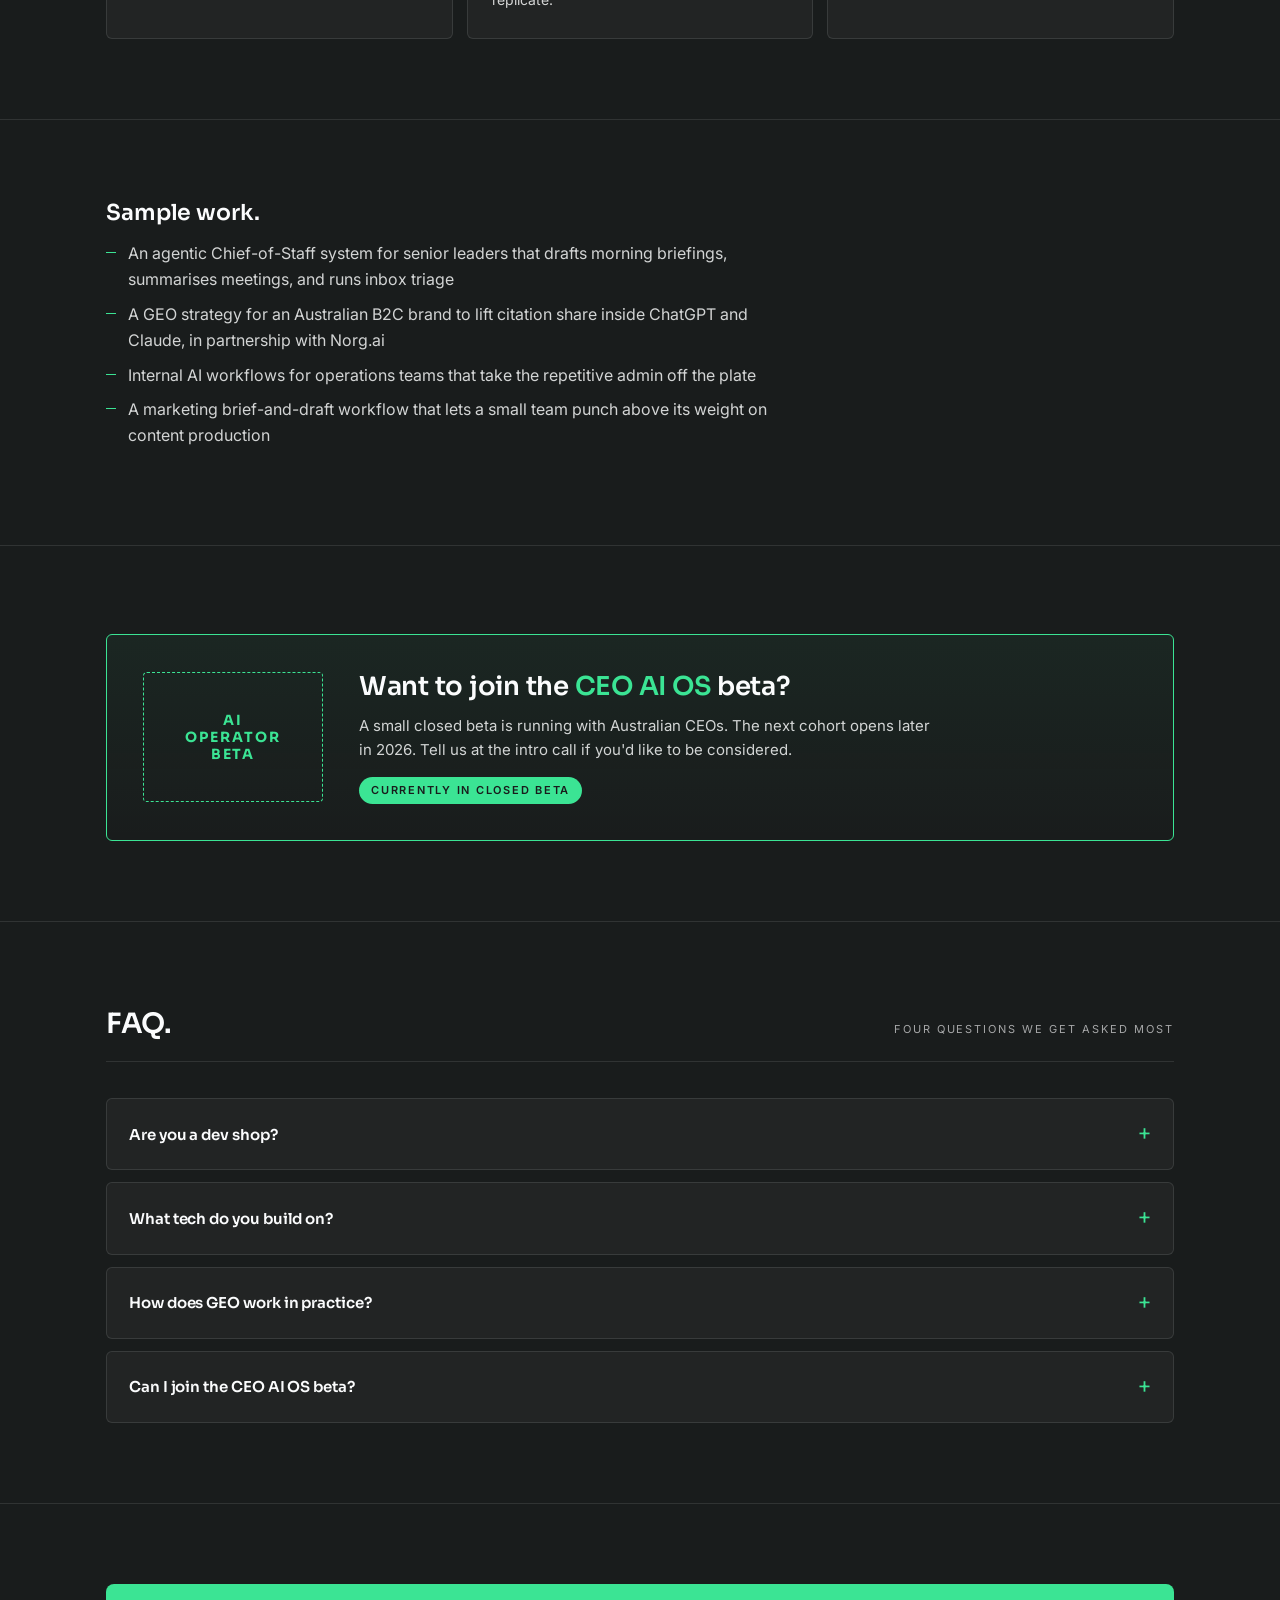
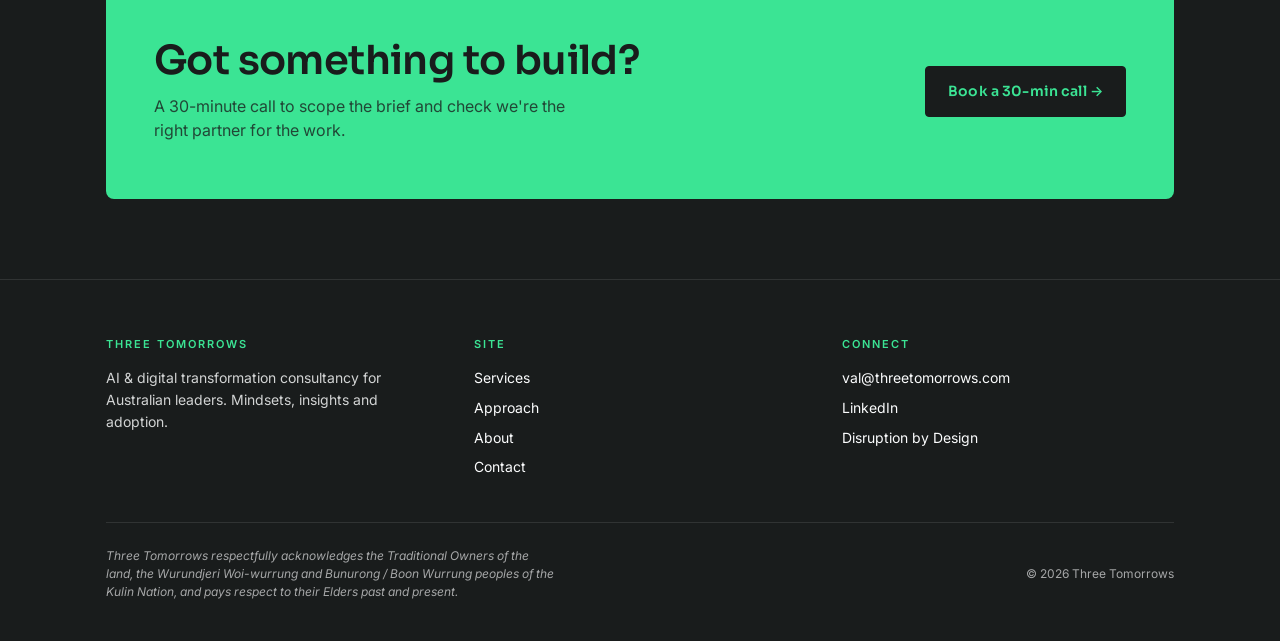
<file: services/workflows.html>
<!doctype html>
<html lang="en-AU">
<head>
<meta charset="utf-8">
<meta name="viewport" content="width=device-width,initial-scale=1">
<title>AI Workflows &amp; Solutions · Three Tomorrows</title>
<meta name="description" content="Custom agentic workflows, GEO strategy, and the systems that turn AI strategy into operational advantage. The build, not the pitch.">
<link rel="preconnect" href="https://fonts.googleapis.com">
<link rel="preconnect" href="https://fonts.gstatic.com" crossorigin>
<link href="https://fonts.googleapis.com/css2?family=Sora:wght@400;500;600;700&family=Inter:wght@400;500;600;700&display=swap" rel="stylesheet">
<link rel="stylesheet" href="../styles.css">
</head>
<body>

<header class="topbar">
  <div class="wrap topbar-inner">
    <a href="../index.html" class="brand" aria-label="Three Tomorrows home">
      <span class="brandmark"><span></span><span></span><span></span></span>
      <span class="brand-words">
        <span class="wordmark">Three Tomorrows</span>
        <span class="sub">AI &amp; Digital Transformation</span>
      </span>
    </a>
    <nav class="nav" aria-label="Primary">
      <a href="index.html" class="nav-link active">Services</a>
      <a href="../approach.html" class="nav-link">Approach</a>
      <a href="../about.html" class="nav-link">About</a>
      <a href="../index.html#insights" class="nav-link">Insights</a>
      <a href="../contact.html" class="nav-link">Contact</a>
    </nav>
    <a href="../contact.html" class="cta-btn">Book a 30-min call →</a>
  </div>
</header>

<section class="inner-hero">
  <div class="wrap">
    <div class="kicker">Service 04 · Build</div>
    <h1>AI Workflows &amp; Solutions.</h1>
    <p class="lede">Custom agentic workflows, GEO strategy, and the systems that turn AI strategy into operational advantage. The build, not the pitch.</p>
  </div>
</section>

<section class="section">
  <div class="wrap">
    <div class="prose">
      <h2>Who this is for.</h2>
      <p>Teams who've identified the use case and need it built. Senior leaders wanting personal productivity systems that match how they actually work. Marketing teams whose audience is shifting from Google search to AI answers. Operations and customer service teams ready to put agentic workflows into production.</p>
    </div>
  </div>
</section>

<section class="section">
  <div class="wrap">
    <div class="section-heading">
      <h2>What you get.</h2>
      <div class="note">Three things, depending on the brief</div>
    </div>
    <div class="tiles">
      <div class="tile">
        <div class="icon">01</div>
        <h3>Agentic AI workflows</h3>
        <p>Custom-built workflows on the Claude ecosystem (Claude Cowork, Claude Code, MCP) plus your existing tools. Designed to handle the dull, the difficult and the repetitive without putting humans out of the loop.</p>
      </div>
      <div class="tile">
        <div class="icon">02</div>
        <h3>GEO strategy</h3>
        <p>Generative Engine Optimisation. Strategy and implementation for organisations losing visibility as discovery shifts from search to AI answers. Delivered in partnership with Norg.ai, the Australian GEO platform Three Tomorrows partners with.</p>
      </div>
      <div class="tile">
        <div class="icon">03</div>
        <h3>CEO AI OS</h3>
        <p>A personalised agentic AI system for senior leaders, running through Claude Cowork. Connects email, calendar, meeting transcripts and files through a Chief-of-Staff agent that knows how you work. Currently in closed beta.</p>
      </div>
    </div>
  </div>
</section>

<section class="section">
  <div class="wrap">
    <div class="section-heading">
      <h2>How it runs.</h2>
      <div class="note">Three engagement shapes</div>
    </div>
    <div class="modes">
      <div class="mode">
        <span class="stripe"></span>
        <div class="num">01 · Discovery and Build</div>
        <h4>Scope, design, ship</h4>
        <div class="meta">4 to 8 weeks · Fixed scope</div>
        <p>Scope, design, build, ship one or two specific workflows. Best when you know the use case.</p>
      </div>
      <div class="mode">
        <span class="stripe"></span>
        <div class="num">02 · Productisation</div>
        <h4>Pattern across teams</h4>
        <div class="meta">8 to 12 weeks · Multi-team rollout</div>
        <p>For organisations rolling a pattern across multiple teams. We build the first instance, document the pattern, equip your team to replicate.</p>
      </div>
      <div class="mode">
        <span class="stripe"></span>
        <div class="num">03 · Embedded build</div>
        <h4>Inside a Fractional engagement</h4>
        <div class="meta">Ongoing</div>
        <p>For <a href="fractional.html">Fractional AI &amp; Digital Lead</a> engagements, build sits inside the broader retainer.</p>
      </div>
    </div>
  </div>
</section>

<section class="section">
  <div class="wrap">
    <div class="prose">
      <h2>Sample work.</h2>
      <ul>
        <li>An agentic Chief-of-Staff system for senior leaders that drafts morning briefings, summarises meetings, and runs inbox triage</li>
        <li>A GEO strategy for an Australian B2C brand to lift citation share inside ChatGPT and Claude, in partnership with Norg.ai</li>
        <li>Internal AI workflows for operations teams that take the repetitive admin off the plate</li>
        <li>A marketing brief-and-draft workflow that lets a small team punch above its weight on content production</li>
      </ul>
    </div>
  </div>
</section>

<section class="section">
  <div class="wrap">
    <div class="operator">
      <div class="badge">AI<br>Operator<br>Beta</div>
      <div>
        <h3>Want to join the <em>CEO AI OS</em> beta?</h3>
        <p>A small closed beta is running with Australian CEOs. The next cohort opens later in 2026. Tell us at the intro call if you'd like to be considered.</p>
        <span class="pill">Currently in closed beta</span>
      </div>
    </div>
  </div>
</section>

<section class="section">
  <div class="wrap">
    <div class="section-heading">
      <h2>FAQ.</h2>
      <div class="note">Four questions we get asked most</div>
    </div>
    <div class="faq">
      <details>
        <summary>Are you a dev shop?</summary>
        <p>No. Three Tomorrows is a senior-led practice that builds where building is the right move. For large-scale engineering projects we'll be candid about whether we're the right partner.</p>
      </details>
      <details>
        <summary>What tech do you build on?</summary>
        <p>Claude ecosystem first. MCP for connectors. Your existing tools wherever possible. No proprietary platform you have to keep paying for.</p>
      </details>
      <details>
        <summary>How does GEO work in practice?</summary>
        <p>We assess where your brand currently shows up in AI-generated answers, identify the gaps, and run a structured program to lift citation share. Run with Norg.ai as the underlying platform.</p>
      </details>
      <details>
        <summary>Can I join the CEO AI OS beta?</summary>
        <p>A small closed beta is running. The next cohort opens later in 2026. Tell us at the intro call if you'd like to be considered.</p>
      </details>
    </div>
  </div>
</section>

<section class="section" style="border-bottom:none;">
  <div class="wrap">
    <div class="cta-panel">
      <div>
        <h3>Got something to build?</h3>
        <p>A 30-minute call to scope the brief and check we're the right partner for the work.</p>
      </div>
      <div class="btn-row">
        <a href="../contact.html" class="cta-btn">Book a 30-min call →</a>
      </div>
    </div>
  </div>
</section>

<footer>
  <div class="wrap">
    <div class="footer-grid">
      <div>
        <h4>Three Tomorrows</h4>
        <p style="color:var(--soft);font-size:14px;line-height:1.55;">AI &amp; digital transformation consultancy for Australian leaders. Mindsets, insights and adoption.</p>
      </div>
      <div>
        <h4>Site</h4>
        <ul>
          <li><a href="index.html">Services</a></li>
          <li><a href="../approach.html">Approach</a></li>
          <li><a href="../about.html">About</a></li>
          <li><a href="../contact.html">Contact</a></li>
        </ul>
      </div>
      <div>
        <h4>Connect</h4>
        <ul>
          <li><a href="mailto:val@threetomorrows.com">val@threetomorrows.com</a></li>
          <li><a href="https://www.linkedin.com/in/valerioveo" target="_blank" rel="noopener">LinkedIn</a></li>
          <li><a href="#" target="_blank" rel="noopener">Disruption by Design</a></li>
        </ul>
      </div>
    </div>
    <div class="footer-bottom">
      <div class="acknowledgement">Three Tomorrows respectfully acknowledges the Traditional Owners of the land, the Wurundjeri Woi-wurrung and Bunurong / Boon Wurrung peoples of the Kulin Nation, and pays respect to their Elders past and present.</div>
      <div>© 2026 Three Tomorrows</div>
    </div>
  </div>
</footer>

</body>
</html>
</file>
<file: styles.css>
/* ============================================================
   Three Tomorrows, website redesign prototype
   Brand: 3T Mint #3BE494 / Charcoal #191C1C / Off-white / Persian Blue #2D33E0
   Type:  RNS Physis (display) + Neue Montreal (body)
          Web substitutes: Sora + Inter via Google Fonts
   ============================================================ */

:root {
  --mint: #3BE494;
  --charcoal: #191C1C;
  --indigo: #171744;
  --persian: #2D33E0;
  --offwhite: #FBFCFD;
  --white: #FFFFFF;
  --muted: rgba(251, 252, 253, 0.62);
  --soft: rgba(251, 252, 253, 0.82);
  --line: rgba(251, 252, 253, 0.10);
  --tile: rgba(251, 252, 253, 0.04);
  --tile-strong: rgba(251, 252, 253, 0.06);
  --display: 'Sora', 'RNS Physis', 'Inter', system-ui, sans-serif;
  --body: 'Inter', 'Neue Montreal', system-ui, sans-serif;
  --container: 1180px;
  --gutter: 56px;
}

*, *::before, *::after { box-sizing: border-box; margin: 0; padding: 0; }

html { scroll-behavior: smooth; }

body {
  background: var(--charcoal);
  color: var(--offwhite);
  font-family: var(--body);
  font-size: 16px;
  line-height: 1.55;
  -webkit-font-smoothing: antialiased;
  text-rendering: optimizeLegibility;
}

a { color: var(--mint); text-decoration: none; transition: opacity .18s ease; }
a:hover { opacity: 0.78; }

img { max-width: 100%; height: auto; display: block; }

.wrap {
  max-width: var(--container);
  margin: 0 auto;
  padding: 0 var(--gutter);
}

/* ============================================================
   Top nav
   ============================================================ */
.topbar {
  position: sticky;
  top: 0;
  z-index: 50;
  background: rgba(25, 28, 28, 0.92);
  backdrop-filter: saturate(140%) blur(10px);
  -webkit-backdrop-filter: saturate(140%) blur(10px);
  border-bottom: 1px solid var(--line);
}

.topbar-inner {
  display: flex;
  align-items: center;
  justify-content: space-between;
  padding: 18px 0;
}

.brand {
  display: flex;
  align-items: center;
  gap: 14px;
}

.brandmark {
  display: flex;
  align-items: flex-end;
  gap: 4px;
}

.brandmark span {
  display: block;
  width: 6px;
  background: var(--mint);
  border-radius: 1px;
}

.brandmark span:nth-child(1) { height: 18px; }
.brandmark span:nth-child(2) { height: 22px; }
.brandmark span:nth-child(3) { height: 14px; }

.brand-words {
  display: flex;
  flex-direction: column;
  line-height: 1.1;
}

.brand .wordmark {
  font-family: var(--display);
  font-weight: 600;
  letter-spacing: .18em;
  font-size: 11px;
  text-transform: uppercase;
  color: var(--offwhite);
}

.brand .sub {
  font-family: var(--body);
  font-size: 10.5px;
  color: var(--muted);
  letter-spacing: .06em;
  text-transform: uppercase;
  margin-top: 2px;
}

.nav {
  display: flex;
  align-items: center;
  gap: 28px;
}

.nav-link {
  font-family: var(--body);
  font-weight: 500;
  font-size: 13px;
  letter-spacing: .02em;
  color: var(--soft);
}

.nav-link:hover, .nav-link.active { color: var(--mint); }

.cta-btn {
  display: inline-flex;
  align-items: center;
  gap: 8px;
  background: var(--mint);
  color: var(--charcoal);
  font-family: var(--display);
  font-weight: 600;
  font-size: 13px;
  letter-spacing: .01em;
  padding: 10px 16px;
  border-radius: 4px;
  border: 1.5px solid var(--mint);
  transition: transform .15s ease, opacity .15s ease;
}

.cta-btn:hover {
  opacity: 1;
  transform: translateY(-1px);
  background: var(--offwhite);
  border-color: var(--offwhite);
}

.cta-btn.ghost {
  background: transparent;
  color: var(--mint);
}

.cta-btn.ghost:hover {
  background: var(--mint);
  color: var(--charcoal);
}

/* ============================================================
   Hero (static)
   ============================================================ */
.hero {
  position: relative;
  padding: 96px 0 80px;
  overflow: hidden;
  border-bottom: 1px solid var(--line);
}

.hero::before {
  content: "";
  position: absolute;
  inset: 0;
  background:
    radial-gradient(60% 60% at 78% 18%, rgba(59,228,148,0.10), transparent 70%),
    radial-gradient(50% 50% at 18% 80%, rgba(45,51,224,0.18), transparent 65%),
    linear-gradient(180deg, var(--charcoal) 0%, var(--indigo) 100%);
  z-index: 0;
}

.hero::after {
  content: "";
  position: absolute;
  inset: 0;
  background-image:
    linear-gradient(rgba(251,252,253,0.04) 1px, transparent 1px),
    linear-gradient(90deg, rgba(251,252,253,0.04) 1px, transparent 1px);
  background-size: 80px 80px;
  mask-image: radial-gradient(60% 60% at 50% 50%, black 30%, transparent 80%);
  -webkit-mask-image: radial-gradient(60% 60% at 50% 50%, black 30%, transparent 80%);
  z-index: 0;
  opacity: 0.6;
}

.hero-inner { position: relative; z-index: 2; }

.kicker {
  display: inline-flex;
  align-items: center;
  gap: 12px;
  font-family: var(--body);
  font-size: 11px;
  font-weight: 600;
  letter-spacing: .22em;
  text-transform: uppercase;
  color: var(--mint);
  margin-bottom: 24px;
}

.kicker::before {
  content: "";
  width: 28px;
  height: 1px;
  background: var(--mint);
  display: inline-block;
}

h1.hero-h1 {
  font-family: var(--display);
  font-weight: 600;
  font-size: clamp(40px, 6.4vw, 76px);
  line-height: 1.02;
  letter-spacing: -0.022em;
  text-transform: uppercase;
  max-width: 16ch;
}

h1.hero-h1 em {
  font-style: normal;
  color: var(--mint);
}

.hero-sub {
  margin-top: 22px;
  font-family: var(--display);
  font-weight: 500;
  font-size: clamp(18px, 2vw, 22px);
  letter-spacing: -0.005em;
  color: var(--mint);
  max-width: 48ch;
}

.hero-lede {
  margin-top: 24px;
  font-size: 17px;
  line-height: 1.55;
  color: var(--soft);
  max-width: 62ch;
}

.hero-cta {
  margin-top: 36px;
  display: flex;
  align-items: center;
  gap: 18px;
  flex-wrap: wrap;
}

.text-link {
  font-family: var(--body);
  font-size: 13px;
  color: var(--offwhite);
  display: inline-flex;
  align-items: center;
  gap: 6px;
  border-bottom: 1px solid var(--line);
  padding-bottom: 2px;
}

.text-link:hover { color: var(--mint); border-color: var(--mint); }

/* ============================================================
   Logo strip
   ============================================================ */
.logo-strip {
  padding: 56px 0 60px;
  border-bottom: 1px solid var(--line);
}

.logo-strip-label {
  font-family: var(--body);
  font-size: 10.5px;
  font-weight: 600;
  letter-spacing: .26em;
  text-transform: uppercase;
  color: var(--mint);
  margin-bottom: 28px;
  text-align: center;
}

.logo-strip-row {
  display: flex;
  flex-wrap: wrap;
  align-items: center;
  justify-content: center;
  gap: 22px 42px;
  filter: grayscale(1);
}

.brand-logo {
  font-family: var(--display);
  color: rgba(251,252,253,0.32);
  font-size: 20px;
  letter-spacing: -0.01em;
  font-weight: 600;
  transition: color .25s ease, opacity .25s ease;
  user-select: none;
  white-space: nowrap;
  line-height: 1;
}

.brand-logo:hover { color: rgba(251,252,253,0.72); }

/* Brand-specific typographic flair (still uniform grey) */
.logo-disney { font-style: italic; font-weight: 700; font-size: 22px; letter-spacing: -0.015em; }
.logo-espn { font-weight: 800; letter-spacing: -0.025em; }
.logo-afl { font-weight: 800; letter-spacing: 0.04em; }
.logo-optus { text-transform: lowercase; font-weight: 600; letter-spacing: -0.005em; }
.logo-ten { font-weight: 800; letter-spacing: -0.01em; }
.logo-sbs { font-weight: 800; letter-spacing: 0.04em; }
.logo-abc { font-weight: 700; font-style: italic; letter-spacing: 0.02em; }
.logo-ninemsn { text-transform: lowercase; font-weight: 500; letter-spacing: -0.015em; font-size: 21px; }
.logo-jamtv { font-weight: 700; letter-spacing: -0.005em; }
.logo-norg { font-weight: 600; letter-spacing: -0.01em; }
.logo-tld { color: inherit; opacity: 0.7; font-weight: 500; }

/* ============================================================
   Section heading
   ============================================================ */
.section { padding: 80px 0; border-bottom: 1px solid var(--line); }

.section-heading {
  display: flex;
  align-items: baseline;
  justify-content: space-between;
  border-bottom: 1px solid var(--line);
  padding-bottom: 16px;
  margin-bottom: 36px;
  gap: 24px;
}

.section-heading h2 {
  font-family: var(--display);
  font-weight: 600;
  font-size: 28px;
  letter-spacing: -0.01em;
}

.section-heading .note {
  font-size: 11px;
  color: var(--muted);
  letter-spacing: .18em;
  text-transform: uppercase;
  text-align: right;
}

.section-lede {
  font-size: 17px;
  line-height: 1.55;
  color: var(--soft);
  max-width: 70ch;
  margin-bottom: 36px;
}

/* ============================================================
   Tiles (problems we solve)
   ============================================================ */
.tiles {
  display: grid;
  grid-template-columns: repeat(3, 1fr);
  gap: 14px;
}

.tile {
  background: var(--tile);
  border: 1px solid var(--line);
  border-radius: 6px;
  padding: 26px 24px 28px;
  transition: border-color .18s ease, background .18s ease;
}

.tile:hover {
  border-color: rgba(59,228,148,0.45);
  background: var(--tile-strong);
}

.tile .icon {
  width: 32px;
  height: 32px;
  border: 1.4px solid var(--mint);
  border-radius: 4px;
  display: flex;
  align-items: center;
  justify-content: center;
  color: var(--mint);
  font-family: var(--display);
  font-weight: 600;
  font-size: 13px;
  margin-bottom: 16px;
}

.tile h3 {
  font-family: var(--display);
  font-weight: 600;
  font-size: 17px;
  letter-spacing: -0.005em;
  margin-bottom: 8px;
  line-height: 1.25;
}

.tile .quote {
  font-style: italic;
  color: var(--mint);
  font-size: 13.5px;
  margin-bottom: 10px;
  line-height: 1.5;
}

.tile p {
  font-size: 14px;
  line-height: 1.6;
  color: var(--soft);
}

/* ============================================================
   Service cards (homepage)
   ============================================================ */
.services-grid {
  display: grid;
  grid-template-columns: repeat(2, 1fr);
  gap: 16px;
}

.svc-card {
  background: var(--tile);
  border: 1px solid var(--line);
  border-radius: 6px;
  padding: 28px 28px 26px;
  display: flex;
  flex-direction: column;
  gap: 14px;
  transition: border-color .18s ease, transform .18s ease, background .18s ease;
}

.svc-card:hover {
  border-color: rgba(59,228,148,0.45);
  background: var(--tile-strong);
  transform: translateY(-2px);
}

.svc-card .num {
  font-family: var(--display);
  font-weight: 600;
  font-size: 11px;
  color: var(--mint);
  letter-spacing: .2em;
  text-transform: uppercase;
}

.svc-card h3 {
  font-family: var(--display);
  font-weight: 600;
  font-size: 22px;
  letter-spacing: -0.01em;
  line-height: 1.2;
}

.svc-card p {
  font-size: 14.5px;
  line-height: 1.6;
  color: var(--soft);
}

.svc-card .more {
  margin-top: auto;
  font-family: var(--display);
  font-weight: 600;
  font-size: 13px;
  color: var(--mint);
  display: inline-flex;
  align-items: center;
  gap: 6px;
}

/* ============================================================
   Approach, four steps
   ============================================================ */
.approach-steps {
  display: grid;
  grid-template-columns: repeat(4, 1fr);
  gap: 14px;
  position: relative;
}

.step {
  background: var(--tile);
  border: 1px solid var(--line);
  border-top: 3px solid var(--mint);
  border-radius: 4px;
  padding: 22px 22px 24px;
}

.step .stepnum {
  font-family: var(--display);
  font-weight: 600;
  font-size: 10.5px;
  color: var(--persian);
  letter-spacing: .2em;
  text-transform: uppercase;
  margin-bottom: 8px;
  color: var(--mint);
}

.step h4 {
  font-family: var(--display);
  font-weight: 600;
  font-size: 18px;
  letter-spacing: -0.01em;
  margin-bottom: 8px;
}

.step p {
  font-size: 13.5px;
  line-height: 1.55;
  color: var(--soft);
}

.step .out {
  margin-top: 12px;
  font-size: 12px;
  color: var(--muted);
  font-style: italic;
  letter-spacing: .02em;
}

/* ============================================================
   Operator callout
   ============================================================ */
.operator {
  margin-top: 8px;
  border: 1px solid var(--mint);
  border-radius: 6px;
  padding: 36px;
  display: grid;
  grid-template-columns: 180px 1fr;
  gap: 36px;
  align-items: center;
  background: linear-gradient(180deg, rgba(59,228,148,0.05), rgba(59,228,148,0.0));
}

.operator .badge {
  display: flex;
  align-items: center;
  justify-content: center;
  border: 1px dashed var(--mint);
  height: 130px;
  border-radius: 4px;
  font-family: var(--display);
  font-weight: 700;
  font-size: 14px;
  letter-spacing: .14em;
  text-transform: uppercase;
  color: var(--mint);
  text-align: center;
  line-height: 1.2;
}

.operator h3 {
  font-family: var(--display);
  font-weight: 600;
  font-size: 26px;
  letter-spacing: -0.01em;
  margin-bottom: 12px;
  line-height: 1.2;
}

.operator h3 em {
  font-style: normal;
  color: var(--mint);
}

.operator p {
  font-size: 15px;
  line-height: 1.6;
  color: var(--soft);
  max-width: 64ch;
  margin-bottom: 14px;
}

.pill {
  display: inline-block;
  font-family: var(--body);
  font-size: 11px;
  letter-spacing: .16em;
  text-transform: uppercase;
  color: var(--charcoal);
  background: var(--mint);
  padding: 5px 12px;
  border-radius: 999px;
  font-weight: 600;
}

/* ============================================================
   Insights cards (latest writing)
   ============================================================ */
.insights {
  display: grid;
  grid-template-columns: repeat(3, 1fr);
  gap: 14px;
}

.insight {
  background: var(--tile);
  border: 1px solid var(--line);
  border-radius: 6px;
  padding: 26px 24px;
  display: flex;
  flex-direction: column;
  gap: 12px;
  min-height: 220px;
}

.insight:hover { border-color: rgba(59,228,148,0.45); }

.insight .kicker-sm {
  font-family: var(--body);
  font-size: 10.5px;
  letter-spacing: .22em;
  text-transform: uppercase;
  color: var(--mint);
}

.insight h4 {
  font-family: var(--display);
  font-weight: 600;
  font-size: 18px;
  letter-spacing: -0.005em;
  line-height: 1.25;
}

.insight .date {
  font-size: 12px;
  color: var(--muted);
  margin-top: auto;
}

/* ============================================================
   About band
   ============================================================ */
.about-band {
  display: grid;
  grid-template-columns: 1fr 2fr;
  gap: 40px;
  align-items: center;
}

.about-photo {
  background: var(--tile);
  border: 1px solid var(--line);
  border-radius: 6px;
  aspect-ratio: 1 / 1;
  display: flex;
  align-items: center;
  justify-content: center;
  font-family: var(--display);
  color: var(--muted);
  font-size: 12px;
  letter-spacing: .18em;
  text-transform: uppercase;
}

.about-band h3 {
  font-family: var(--display);
  font-weight: 600;
  font-size: 28px;
  letter-spacing: -0.01em;
  margin-bottom: 14px;
  line-height: 1.2;
}

.about-band p {
  font-size: 16px;
  line-height: 1.6;
  color: var(--soft);
  max-width: 60ch;
  margin-bottom: 20px;
}

/* ============================================================
   CTA panel
   ============================================================ */
.cta-panel {
  background: var(--mint);
  color: var(--charcoal);
  border-radius: 8px;
  padding: 56px 48px;
  display: grid;
  grid-template-columns: 1.4fr 1fr;
  gap: 36px;
  align-items: center;
  margin-top: 0;
}

.cta-panel h3 {
  font-family: var(--display);
  font-weight: 600;
  font-size: clamp(28px, 3.6vw, 40px);
  line-height: 1.05;
  letter-spacing: -0.015em;
}

.cta-panel p {
  font-size: 16px;
  line-height: 1.55;
  color: rgba(25,28,28,0.78);
  max-width: 44ch;
  margin-top: 12px;
}

.cta-panel .btn-row {
  display: flex;
  justify-content: flex-end;
}

.cta-panel .cta-btn {
  background: var(--charcoal);
  color: var(--mint);
  border-color: var(--charcoal);
  font-size: 14px;
  padding: 14px 22px;
}

.cta-panel .cta-btn:hover {
  background: var(--offwhite);
  color: var(--charcoal);
  border-color: var(--offwhite);
}

/* ============================================================
   Inner-page content
   ============================================================ */
.inner-hero {
  padding: 64px 0 48px;
  border-bottom: 1px solid var(--line);
}

.inner-hero .kicker { margin-bottom: 18px; }

.inner-hero h1 {
  font-family: var(--display);
  font-weight: 600;
  font-size: clamp(36px, 5.4vw, 64px);
  line-height: 1.05;
  letter-spacing: -0.02em;
  max-width: 20ch;
}

.inner-hero .lede {
  margin-top: 20px;
  font-size: 18px;
  line-height: 1.55;
  color: var(--soft);
  max-width: 64ch;
}

.prose {
  max-width: 70ch;
}

.prose h2 {
  font-family: var(--display);
  font-weight: 600;
  font-size: 22px;
  letter-spacing: -0.005em;
  margin-top: 36px;
  margin-bottom: 14px;
  line-height: 1.2;
}

.prose h2:first-child { margin-top: 0; }

.prose h3 {
  font-family: var(--display);
  font-weight: 600;
  font-size: 17px;
  letter-spacing: -0.005em;
  margin-top: 24px;
  margin-bottom: 8px;
  color: var(--mint);
}

.prose p {
  font-size: 16px;
  line-height: 1.65;
  color: var(--soft);
  margin-bottom: 14px;
}

.prose ul {
  list-style: none;
  margin-bottom: 16px;
}

.prose ul li {
  font-size: 16px;
  line-height: 1.65;
  color: var(--soft);
  padding-left: 22px;
  position: relative;
  margin-bottom: 8px;
}

.prose ul li::before {
  content: "";
  position: absolute;
  left: 0;
  top: 12px;
  width: 10px;
  height: 1px;
  background: var(--mint);
}

.prose strong { color: var(--offwhite); font-weight: 600; }

.prose em { color: var(--offwhite); font-style: italic; }

/* Two-column inner layout */
.split {
  display: grid;
  grid-template-columns: 1fr 1fr;
  gap: 56px;
  align-items: start;
}

.split .col h2 {
  font-family: var(--display);
  font-weight: 600;
  font-size: 22px;
  letter-spacing: -0.005em;
  margin-bottom: 14px;
  line-height: 1.2;
}

.split .col p {
  font-size: 16px;
  line-height: 1.65;
  color: var(--soft);
  margin-bottom: 14px;
}

/* FAQ */
.faq { display: grid; gap: 12px; }

.faq details {
  background: var(--tile);
  border: 1px solid var(--line);
  border-radius: 6px;
  padding: 18px 22px;
  cursor: pointer;
}

.faq details[open] { background: var(--tile-strong); border-color: rgba(59,228,148,0.3); }

.faq summary {
  font-family: var(--display);
  font-weight: 600;
  font-size: 15px;
  letter-spacing: -0.005em;
  color: var(--offwhite);
  list-style: none;
  display: flex;
  align-items: center;
  justify-content: space-between;
}

.faq summary::-webkit-details-marker { display: none; }

.faq summary::after {
  content: "+";
  font-family: var(--display);
  font-weight: 400;
  color: var(--mint);
  font-size: 22px;
  transition: transform .15s ease;
}

.faq details[open] summary::after { content: "−"; }

.faq details p {
  margin-top: 12px;
  font-size: 14.5px;
  line-height: 1.6;
  color: var(--soft);
}

/* Evidence band */
.evidence {
  background: rgba(251,252,253,0.03);
  border: 1px solid var(--line);
  border-radius: 6px;
  padding: 32px;
  display: grid;
  grid-template-columns: repeat(3, 1fr);
  gap: 28px;
}

.evidence .e-num {
  font-family: var(--display);
  font-weight: 600;
  font-size: 36px;
  color: var(--mint);
  letter-spacing: -0.015em;
  margin-bottom: 10px;
}

.evidence .e-label {
  font-family: var(--body);
  font-size: 10.5px;
  letter-spacing: .2em;
  text-transform: uppercase;
  color: var(--muted);
  margin-bottom: 8px;
}

.evidence .e-body {
  font-size: 14px;
  line-height: 1.55;
  color: var(--soft);
}

.evidence .e-source {
  font-size: 11.5px;
  font-style: italic;
  color: var(--muted);
  margin-top: 8px;
}

/* Engagement modes (services overview) */
.modes {
  display: grid;
  grid-template-columns: repeat(3, 1fr);
  gap: 14px;
}

.mode {
  border: 1px solid var(--line);
  border-radius: 6px;
  padding: 26px 24px;
  background: var(--tile);
  position: relative;
}

.mode .stripe {
  position: absolute;
  top: 0;
  left: 0;
  right: 0;
  height: 2px;
  background: var(--mint);
  border-radius: 6px 6px 0 0;
}

.mode .num {
  font-family: var(--display);
  font-weight: 600;
  font-size: 11px;
  color: var(--mint);
  letter-spacing: .2em;
  text-transform: uppercase;
  margin-bottom: 10px;
}

.mode h4 {
  font-family: var(--display);
  font-weight: 600;
  font-size: 18px;
  margin-bottom: 6px;
}

.mode .meta {
  font-size: 12px;
  color: var(--muted);
  letter-spacing: .04em;
  margin-bottom: 14px;
}

.mode p {
  font-size: 14px;
  line-height: 1.6;
  color: var(--soft);
}

/* Contact layout */
.contact-grid {
  display: grid;
  grid-template-columns: 1.4fr 1fr;
  gap: 56px;
  align-items: start;
}

.cal-placeholder {
  background: var(--tile);
  border: 1px dashed var(--line);
  border-radius: 6px;
  min-height: 480px;
  display: flex;
  align-items: center;
  justify-content: center;
  text-align: center;
  padding: 32px;
  color: var(--muted);
  font-family: var(--display);
  font-size: 14px;
  letter-spacing: .04em;
}

.contact-col h3 {
  font-family: var(--display);
  font-weight: 600;
  font-size: 13px;
  letter-spacing: .18em;
  text-transform: uppercase;
  color: var(--mint);
  margin-top: 22px;
  margin-bottom: 10px;
}

.contact-col h3:first-child { margin-top: 0; }

.contact-col p {
  font-size: 16px;
  line-height: 1.55;
  color: var(--offwhite);
  margin-bottom: 4px;
}

.contact-col a { color: var(--offwhite); border-bottom: 1px solid var(--line); }
.contact-col a:hover { color: var(--mint); border-color: var(--mint); }

/* ============================================================
   Footer
   ============================================================ */
footer {
  padding: 56px 0 40px;
  border-top: 1px solid var(--line);
  background: var(--charcoal);
}

.footer-grid {
  display: grid;
  grid-template-columns: 1fr 1fr 1fr;
  gap: 36px;
  margin-bottom: 36px;
}

.footer-grid h4 {
  font-family: var(--body);
  font-size: 11px;
  font-weight: 600;
  letter-spacing: .18em;
  text-transform: uppercase;
  color: var(--mint);
  margin-bottom: 14px;
}

.footer-grid ul { list-style: none; }

.footer-grid li {
  font-size: 14px;
  margin-bottom: 8px;
}

.footer-grid a { color: var(--offwhite); }
.footer-grid a:hover { color: var(--mint); }

.footer-bottom {
  display: flex;
  align-items: center;
  justify-content: space-between;
  padding-top: 24px;
  border-top: 1px solid var(--line);
  font-size: 12px;
  color: var(--muted);
  gap: 24px;
}

.acknowledgement {
  max-width: 56ch;
  line-height: 1.5;
  font-style: italic;
}

/* ============================================================
   Mobile
   ============================================================ */
@media (max-width: 960px) {
  :root { --gutter: 22px; }
  .topbar-inner { padding: 14px 0; }
  .nav { display: none; }
  .hero { padding: 64px 0 48px; }
  .logo-strip { padding: 36px 0 40px; }
  .logo-strip-row { gap: 16px 24px; }
  .brand-logo { font-size: 14px; }
  .logo-disney { font-size: 16px; }
  .logo-ninemsn { font-size: 15px; }
  .tiles, .services-grid, .approach-steps, .insights, .modes, .evidence {
    grid-template-columns: 1fr;
  }
  .operator { grid-template-columns: 1fr; }
  .operator .badge { height: 88px; }
  .about-band { grid-template-columns: 1fr; }
  .cta-panel { grid-template-columns: 1fr; padding: 36px 28px; }
  .cta-panel .btn-row { justify-content: flex-start; }
  .contact-grid { grid-template-columns: 1fr; }
  .split { grid-template-columns: 1fr; gap: 32px; }
  .footer-grid { grid-template-columns: 1fr; gap: 28px; }
  .footer-bottom { flex-direction: column; align-items: flex-start; }
}
</file>
